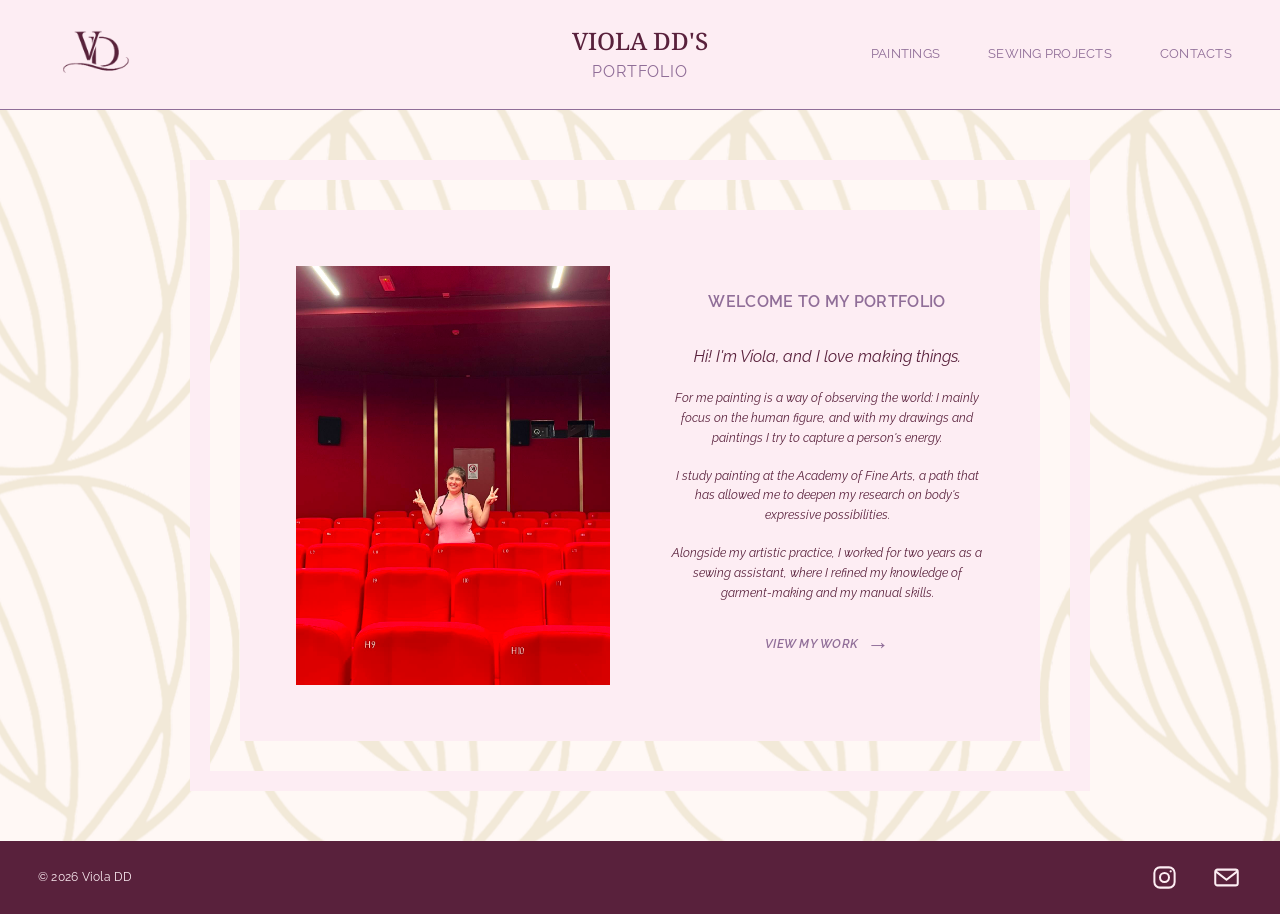
<file: index.html>
<!DOCTYPE html>
<html lang="en">

<head>
    <meta charset="UTF-8">
    <meta name="viewport" content="width=device-width, initial-scale=1.0">

    <meta
        name="description"
        content="Viola DD's portfolio featuring paintings and sewing projects."
    >

    <title>Viola DD's | Portfolio</title>

    <link
        rel="icon"
        type="image/png"
        href="image/Logo sito VD.png"
    >
<link
    rel="stylesheet"
    href="https://fonts.googleapis.com/css2?family=Noto+Serif:ital,wght@0,400;0,500;1,400&display=swap"
>
<link
    rel="stylesheet"
    href="https://fonts.googleapis.com/css2?family=Raleway:ital,wght@0,400;1,400&display=swap"
>
<link
    rel="stylesheet"
    href="https://fonts.googleapis.com/css2?family=Alexandria:wght@400&display=swap"
>
    <link rel="stylesheet" href="css/base.css">
    <link rel="stylesheet" href="css/header.css">
    <link rel="stylesheet" href="css/home.css">
    <link rel="stylesheet" href="css/footer.css">

</head>

<body>

    <!-- =========================
         HEADER
    ========================== -->

    <header class="site-header">

        <a
            href="index.html"
            class="logo"
            aria-label="Go to homepage"
        >
            <img
                src="image/Logo sito VD.png"
                alt="Viola DD's"
            >
        </a>


        <a
            href="index.html"
            class="brand"
            aria-label="Go to homepage"
        >
            <h1>VIOLA DD'S</h1>
            <p>PORTFOLIO</p>
        </a>


        <nav class="main-navigation" aria-label="Main navigation">

            <a href="paintings.html">
                PAINTINGS
            </a>

            <a href="sewing-project.html">
                SEWING PROJECTS
            </a>

            <a href="contacts.html">
                CONTACTS
            </a>

        </nav>

    </header>


    <!-- =========================
         MAIN
    ========================== -->

    <main id="main-content">

        <section class="hero" aria-labelledby="welcome-title">
            <!-- FRAME 1 -->
            <div class="frame-outer">

                <!-- FRAME 2 -->
                <div class="frame-middle">

                    <!-- FRAME 3 -->
                    <div class="frame-inner">

                       <div class="intro-image-container">
                        <img
                         src="image/foto-home-page.jpg"
                            alt="Preview of Viola De Donno's creative work"
                        >
                        </div>

                        <div class="intro-content">

                            <p class="welcome">
                                WELCOME TO MY PORTFOLIO
                            </p>

                            <h2 id="welcome-title">
                                Hi! I'm Viola, and I love making things.
                            </h2>

                            <p>
                                For me painting is a way of observing the world:
                                I mainly focus on the human figure, and with my
                                drawings and paintings I try to capture a person's
                                energy.
                            </p>

                            <p>
                                I study painting at the Academy of Fine Arts,
                                a path that has allowed me to deepen my research
                                on body's expressive possibilities.
                            </p>

                            <p>
                                Alongside my artistic practice, I worked for two
                                years as a sewing assistant, where I refined my
                                knowledge of garment-making and my manual skills.
                            </p>

                            <a href="paintings.html" class="view-work">
                                <span>VIEW MY WORK</span>
                                <span aria-hidden="true">→</span>
                            </a>

                        </div>

                    </div>

                </div>

            </div>

        </section>

    </main>


    <!-- =========================
         FOOTER
    ========================== -->

    <footer class="site-footer">

        <p class="copyright">
            © 2026 Viola DD
        </p>


        <div class="social-links">

            <a
                href="https://www.instagram.com/_viodd_/"
                class="social-link"
                aria-label="Instagram"
            >
                <svg
                    viewBox="0 0 24 24"
                    aria-hidden="true"
                    focusable="false"
                >
                    <rect
                        x="3"
                        y="3"
                        width="18"
                        height="18"
                        rx="5"
                    ></rect>

                    <circle
                        cx="12"
                        cy="12"
                        r="4"
                    ></circle>

                    <circle
                        cx="17.5"
                        cy="6.5"
                        r="1"
                        class="instagram-dot"
                    ></circle>
                </svg>
            </a>


            <a
                href="mailto:violadd06@gmail.com"
                class="social-link"
                aria-label="Send an email"
            >
                <svg
                    viewBox="0 0 24 24"
                    aria-hidden="true"
                    focusable="false"
                >
                    <rect
                        x="2"
                        y="5"
                        width="20"
                        height="14"
                        rx="2"
                    ></rect>

                    <path
                        d="M3 7l9 7 9-7"
                    ></path>
                </svg>
            </a>

        </div>

    </footer>

</body>

</html>
</file>
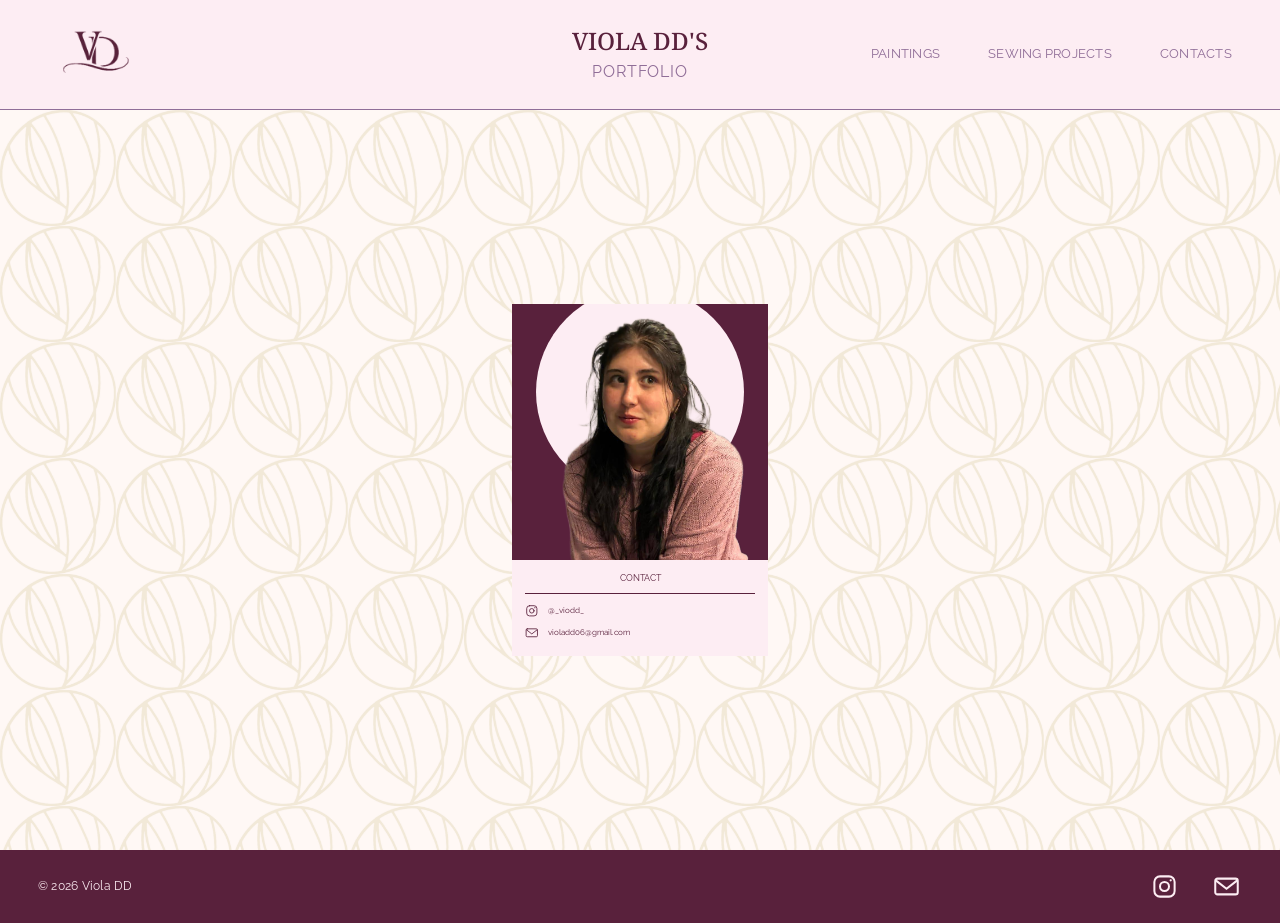
<file: contacts.html>
<!DOCTYPE html>
<html lang="en">

<head>
    <meta charset="UTF-8">
    <meta name="viewport" content="width=device-width, initial-scale=1.0">

    <meta
        name="description"
        content="Contact Viola DD about paintings and sewing projects."
    >

    <title>Contacts | Viola DD's Portfolio</title>

    <link
        rel="icon"
        type="image/png"
        href="image/Logo sito VD.png"
    >
    <link
    rel="stylesheet"
    href="https://fonts.googleapis.com/css2?family=Noto+Serif:ital,wght@0,400;0,500;1,400&display=swap"
>
<link
    rel="stylesheet"
    href="https://fonts.googleapis.com/css2?family=Raleway:ital,wght@0,400;1,400&display=swap"
>
<link
    rel="stylesheet"
    href="https://fonts.googleapis.com/css2?family=Alexandria:wght@400&display=swap"
>
    <link rel="stylesheet" href="css/base.css">
    <link rel="stylesheet" href="css/header.css">
    <link rel="stylesheet" href="css/contacts.css">
    <link rel="stylesheet" href="css/footer.css">
</head>

<body>

    <a class="skip-link" href="#main-content">
        Skip to main content
    </a>

    <header class="site-header">

        <a
            href="index.html"
            class="logo"
            aria-label="Go to homepage"
        >
            <img
                src="image/Logo sito VD.png"
                alt="Viola DD's"
            >
        </a>

        <a
            href="index.html"
            class="brand"
            aria-label="Go to homepage"
        >
            <h1>VIOLA DD'S</h1>
            <p>PORTFOLIO</p>
        </a>

        <nav class="main-navigation" aria-label="Main navigation">
            <a href="paintings.html">
                PAINTINGS
            </a>

            <a href="sewing-project.html">
                SEWING PROJECTS
            </a>

            <a href="contacts.html" aria-current="page">
                CONTACTS
            </a>
        </nav>

    </header>

    <main id="main-content" class="contacts-page">

        <section class="contact-card" aria-labelledby="contacts-title">

            <div class="contact-image-area">
                <img
                    src="image/foto-contacts.png"
                    alt="Portrait of Viola De Donno"
                    class="contact-profile-image"
                >
            </div>

            <div class="contact-content">

                <h2 id="contacts-title">
                    CONTACT
                </h2>

                <div class="contact-line"></div>

                <ul class="contact-list">
                    <li>
                        <a
                            href="https://www.instagram.com/_viodd_/"
                            class="contact-link"
                            aria-label="Instagram profile"
                        >
                            <svg viewBox="0 0 24 24" aria-hidden="true" focusable="false">
                                <rect x="3" y="3" width="18" height="18" rx="5"></rect>
                                <circle cx="12" cy="12" r="4"></circle>
                                <circle cx="17.5" cy="6.5" r="1" class="instagram-dot"></circle>
                            </svg>
                            <span>@_viodd_</span>
                        </a>
                    </li>

                    <li>
                        <a
                            href="mailto:dedonnovio@gmail.com"
                            class="contact-link"
                            aria-label="Send an email"
                        >
                            <svg viewBox="0 0 24 24" aria-hidden="true" focusable="false">
                                <rect x="2" y="5" width="20" height="14" rx="2"></rect>
                                <path d="M3 7l9 7 9-7"></path>
                            </svg>
                            <span>violadd06@gmail.com</span>
                        </a>
                    </li>
                </ul>

            </div>

        </section>

    </main>

    <!-- =========================
         FOOTER
    ========================== -->

    <footer class="site-footer">

        <p class="copyright">
            © 2026 Viola DD
        </p>


        <div class="social-links">

            <a
                href="https://www.instagram.com/_viodd_/"
                class="social-link"
                aria-label="Instagram"
            >
                <svg
                    viewBox="0 0 24 24"
                    aria-hidden="true"
                    focusable="false"
                >
                    <rect
                        x="3"
                        y="3"
                        width="18"
                        height="18"
                        rx="5"
                    ></rect>

                    <circle
                        cx="12"
                        cy="12"
                        r="4"
                    ></circle>

                    <circle
                        cx="17.5"
                        cy="6.5"
                        r="1"
                        class="instagram-dot"
                    ></circle>
                </svg>
            </a>


           <a
    href="mailto:violadd06@gmail.com"
    class="social-link"
    aria-label="Send an email"
>
    <svg
        viewBox="0 0 24 24"
        aria-hidden="true"
        focusable="false"
    >
        <rect
            x="2"
            y="5"
            width="20"
            height="14"
            rx="2"
        ></rect>

        <path d="M3 7l9 7 9-7"></path>
    </svg>
</a>
        </div>

    </footer>

</body>
</html>
</file>
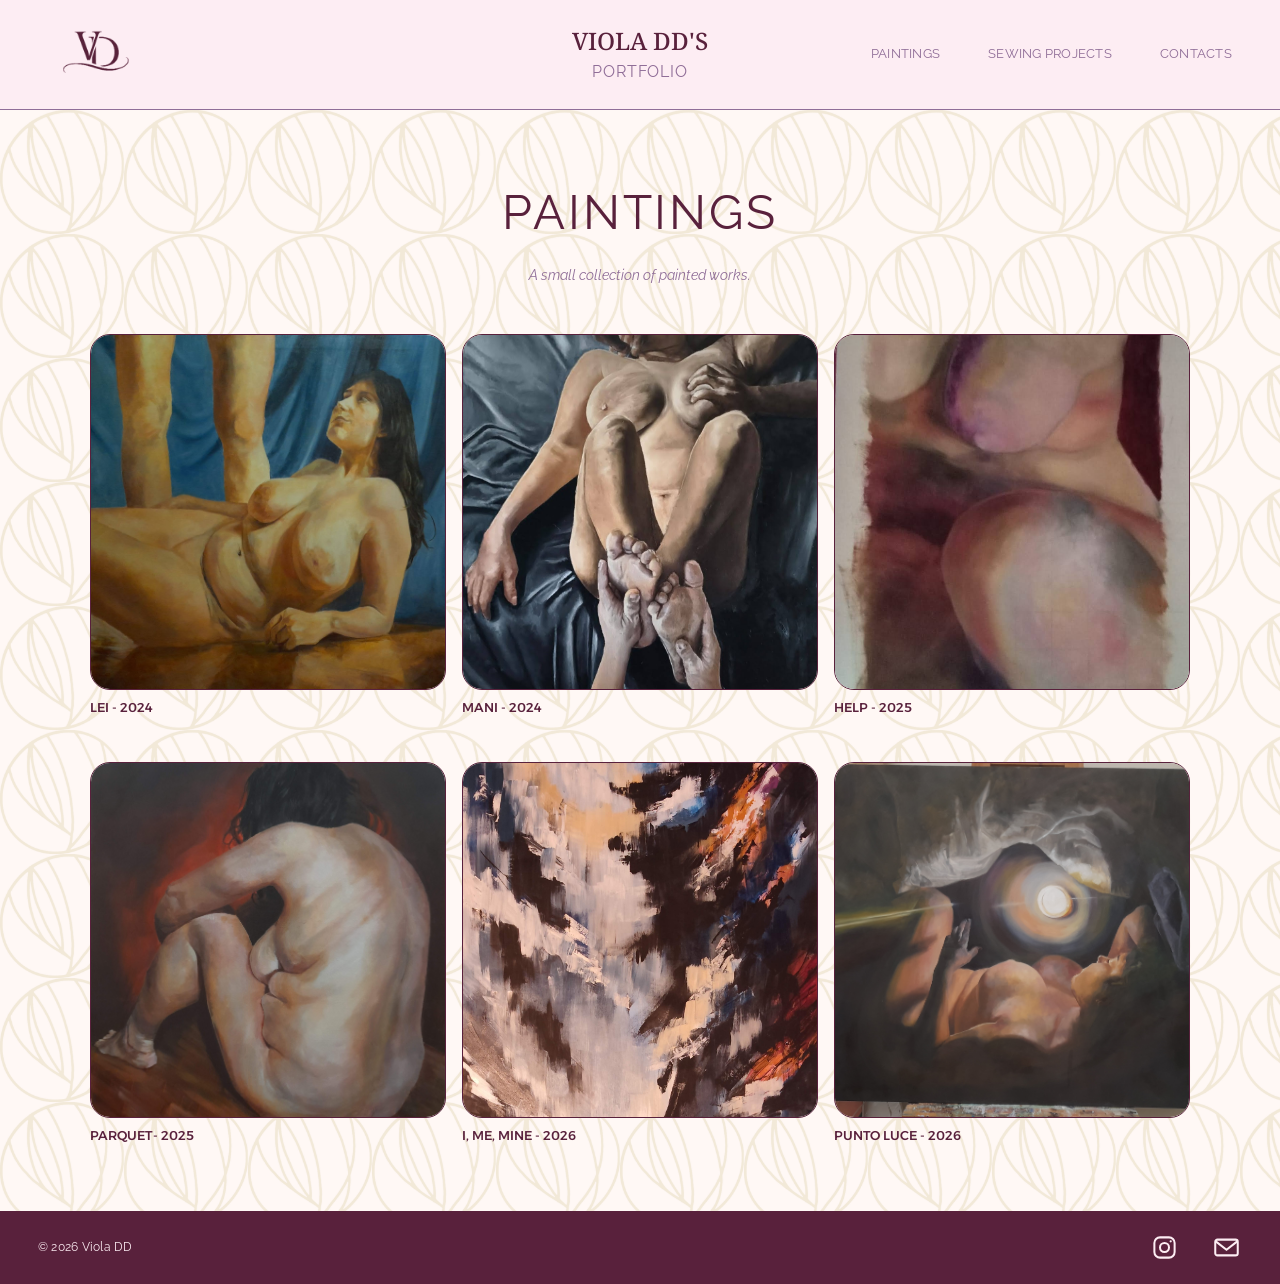
<file: paintings.html>
<!DOCTYPE html>
<html lang="en">

<head>
    <meta charset="UTF-8">
    <meta name="viewport" content="width=device-width, initial-scale=1.0">

    <meta
        name="description"
        content="Viola DD's portfolio featuring paintings and sewing projects."
    >

    <title>Viola DD's | Portfolio</title>

    <link
        rel="icon"
        type="image/png"
        href="image/Logo sito VD.png"
    >
<link
    rel="stylesheet"
    href="https://fonts.googleapis.com/css2?family=Noto+Serif:ital,wght@0,400;0,500;1,400&display=swap"
>
<link
    rel="stylesheet"
    href="https://fonts.googleapis.com/css2?family=Raleway:ital,wght@0,400;1,400&display=swap"
>
<link
    rel="stylesheet"
    href="https://fonts.googleapis.com/css2?family=Alexandria:wght@400&display=swap"
>
    <link rel="stylesheet" href="css/base.css">
    <link rel="stylesheet" href="css/header.css">
    <link rel="stylesheet" href="css/paintings.css">
    <link rel="stylesheet" href="css/footer.css">

</head>

<body>

    <!-- Skip link: utile per la navigazione da tastiera -->
    <a class="skip-link" href="#main-content">
        Skip to main content
    </a>


    <!-- =========================
         HEADER
    ========================== -->

    <header class="site-header">

        <a
            href="index.html"
            class="logo"
            aria-label="Go to homepage"
        >
            <img
                src="image/Logo sito VD.png"
                alt="Viola DD's"
            >
        </a>

        <a
            href="index.html"
            class="brand"
            aria-label="Go to homepage"
        >
            <h1>VIOLA DD'S</h1>
            <p>PORTFOLIO</p>
        </a>


        <nav class="main-navigation" aria-label="Main navigation">

            <a href="paintings.html">
                PAINTINGS
            </a>

            <a href="sewing-project.html">
                SEWING PROJECTS
            </a>

            <a href="contacts.html">
                CONTACTS
            </a>

        </nav>

    </header>


    <!-- =========================
        MAIN
    ========================== -->

    <main id="main-content" class="paintings-page">

        <section class="paintings-intro" aria-labelledby="paintings-title">

            <h2 id="paintings-title">Paintings</h2>

            <p>
                A small collection of painted works.
            </p>

        </section>


        <section class="paintings-grid" aria-label="Painting gallery">

            <article class="painting-card">

                <a href="portfolio/painting-Lei.html" class="painting-link">

                    <img
                        src="image/dipinti/Lei.jpg"
                        alt="Painting titled Lei, created in 2024"
                    >

                    <div class="painting-info">
                        <h3> LEI - 2024</h3>
                        
                    </div>

                </a>

            </article>


            <article class="painting-card">

                <a href="portfolio/painting-mani.html" class="painting-link">

                    <img
                        src="image/dipinti/mani.jpg"
                        alt="Painting titled Mari, created in 2024"
                    >

                    <div class="painting-info">
                        <h3> MANI - 2024</h3>
                        
                    </div>

                </a>

            </article>


            <article class="painting-card">

                <a href="portfolio/painting-help.html" class="painting-link">

                    <img
                        src="image/dipinti/help.jpg"
                        alt="Painting titled Help, created in 2025"
                    >

                    <div class="painting-info">
                        <h3> HELP - 2025</h3>
                        
                    </div>

                </a>

            </article>


            <article class="painting-card">

                <a href="portfolio/painting-parquet1.html" class="painting-link">

                    <img
                        src="image/dipinti/parquet1.jpg"
                        alt="Painting titled Porquet, created in 2025"
                    >

                    <div class="painting-info">
                        <h3> PARQUET- 2025</h3>
                        
                    </div>

                </a>

            </article>


            <article class="painting-card">

                <a href="portfolio/painting-I-me_mine.html" class="painting-link">

                    <img
                        src="image/dipinti/I-me-mine.jpg"
                        alt="Painting titled I,me,mine, created in 2026"
                    >

                    <div class="painting-info">
                        <h3> I, ME, MINE - 2026</h3>
                        
                    </div>

                </a>

            </article>


            <article class="painting-card">

                <a href="portfolio/painting-punto-luce.html" class="painting-link">

                    <img
                        src="image/dipinti/punto_luce.jpg"
                        alt="Painting titled Punto Luce, created in 2026"
                    >

                    <div class="painting-info">
                        <h3> PUNTO LUCE - 2026</h3>
                        
                    </div>

                </a>

            </article>

        </section>

    </main>

    <!-- =========================
         FOOTER
    ========================== -->

    <footer class="site-footer">

        <p class="copyright">
            © 2026 Viola DD
        </p>


        <div class="social-links">

            <a
                href="https://www.instagram.com/_viodd_/"
                class="social-link"
                aria-label="Instagram"
            >
                <svg
                    viewBox="0 0 24 24"
                    aria-hidden="true"
                    focusable="false"
                >
                    <rect
                        x="3"
                        y="3"
                        width="18"
                        height="18"
                        rx="5"
                    ></rect>

                    <circle
                        cx="12"
                        cy="12"
                        r="4"
                    ></circle>

                    <circle
                        cx="17.5"
                        cy="6.5"
                        r="1"
                        class="instagram-dot"
                    ></circle>
                </svg>
            </a>


            <a
                href="mailto:violadd06@gmail.com"
                class="social-link"
                aria-label="Send an email"
            >
                <svg
                    viewBox="0 0 24 24"
                    aria-hidden="true"
                    focusable="false"
                >
                    <rect
                        x="2"
                        y="5"
                        width="20"
                        height="14"
                        rx="2"
                    ></rect>

                    <path
                        d="M3 7l9 7 9-7"
                    ></path>
                </svg>
            </a>

        </div>

    </footer>

</body>

</html>
</file>
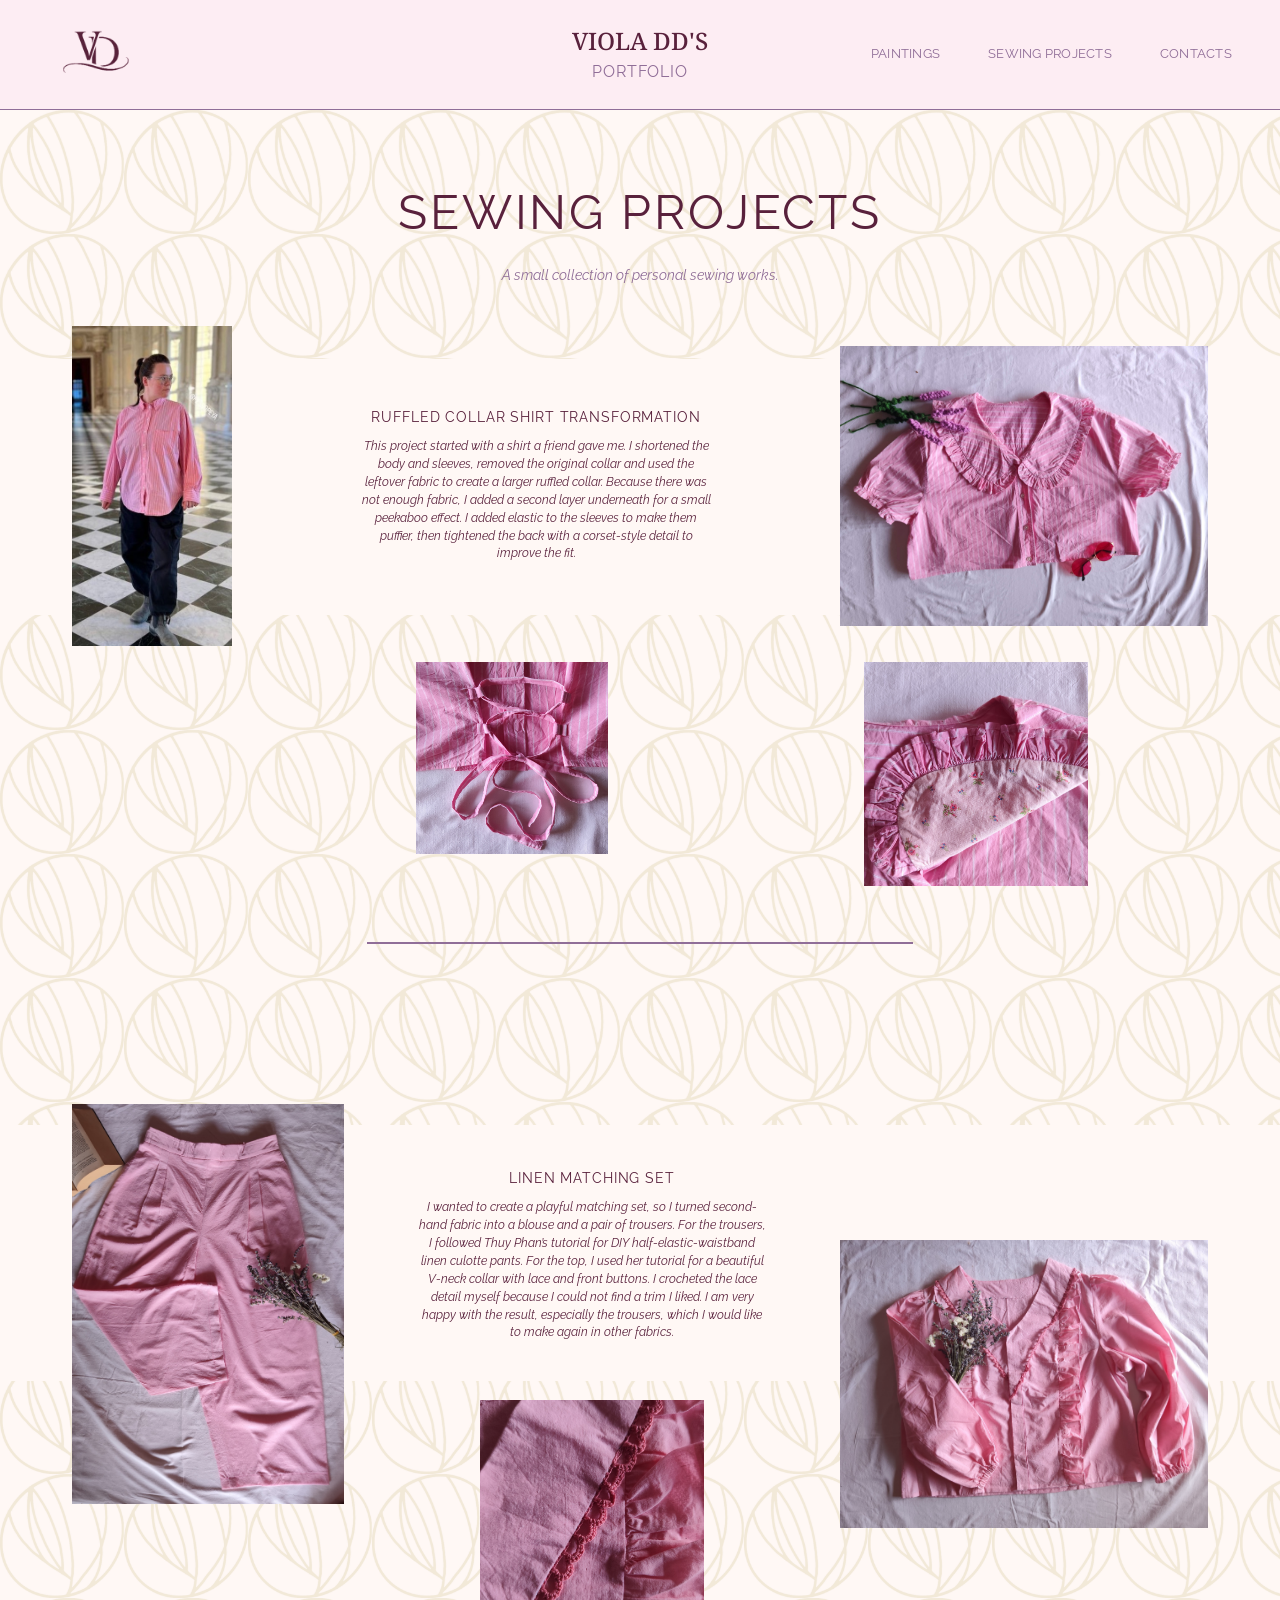
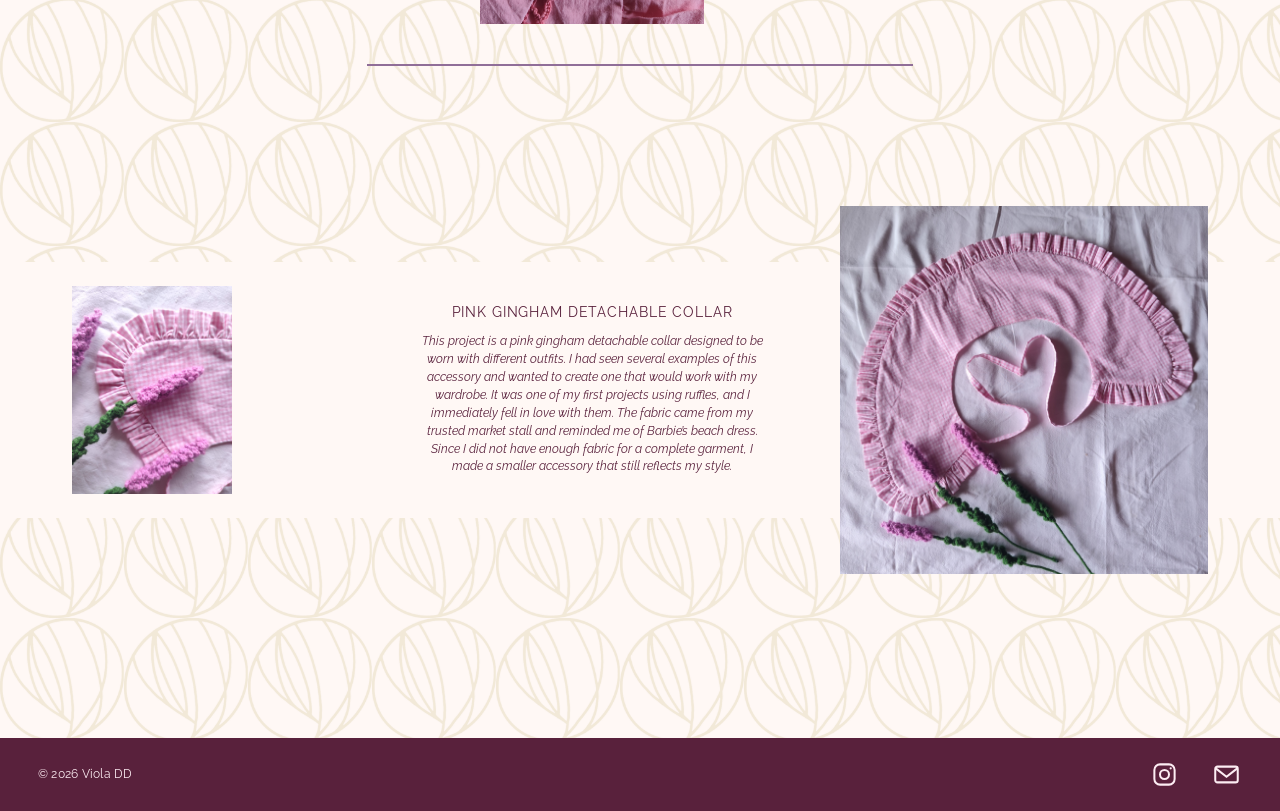
<file: sewing-project.html>
<!DOCTYPE html>
<html lang="en">
<head>
    <meta charset="UTF-8">
    <meta name="viewport" content="width=device-width, initial-scale=1.0">

    <meta
        name="description"
        content="A collection of handmade sewing projects by Viola DD."
    >

    <title>Sewing Project | Viola DD's Portfolio</title>

    <link
        rel="icon"
        type="image/png"
        href="image/Logo sito VD.png"
    >
<link
    rel="stylesheet"
    href="https://fonts.googleapis.com/css2?family=Noto+Serif:ital,wght@0,400;0,500;1,400&display=swap"
>
<link
    rel="stylesheet"
    href="https://fonts.googleapis.com/css2?family=Raleway:ital,wght@0,400;1,400&display=swap"
>
<link
    rel="stylesheet"
    href="https://fonts.googleapis.com/css2?family=Alexandria:wght@400&display=swap"
>
    <link rel="stylesheet" href="css/base.css">
    <link rel="stylesheet" href="css/header.css">
    <link rel="stylesheet" href="css/sewing-project.css">
    <link rel="stylesheet" href="css/footer.css">
</head>

<body>
    <a class="skip-link" href="#main-content">
        Skip to main content
    </a>

    <header class="site-header">
        <a
            href="index.html"
            class="logo"
            aria-label="Go to homepage"
        >
            <img
                src="image/Logo sito VD.png"
                alt="ViolA DD's"
            >
        </a>

        <a
            href="index.html"
            class="brand"
            aria-label="Go to homepage"
        >
            <h1>VIOLA DD'S</h1>
            <p>PORTFOLIO</p>
        </a>

        <nav class="main-navigation" aria-label="Main navigation">
            <a href="paintings.html">PAINTINGS</a>
            <a href="sewing-project.html" aria-current="page">SEWING PROJECTS</a>
            <a href="contacts.html">CONTACTS</a>
        </nav>
    </header>

    <main id="main-content" class="sewing-page">
        <section class="sewing-intro" aria-labelledby="sewing-title">
            <h2 id="sewing-title">
                Sewing Projects
            </h2>

            <p>
                A small collection of personal sewing works.
            </p>
        </section>

        <section class="sewing-project" aria-label="Sewing project gallery">

            <!-- PRIMO PROGETTO: CAMICIA -->
            <article class="sewing-section sewing-section-shirt">
                <figure class="sewing-figure sewing-figure-before">
                    <img
                        src="image/sewing projects/camicia-prima.jpeg"
                        alt="Original shirt before reconstruction"
                    >
                </figure>

                <div class="sewing-copy sewing-copy-shirt">
                    <h3 class="sewing-project-title">
                        Ruffled Collar Shirt Transformation
                    </h3>

                    <p>
                        This project started with a shirt a friend gave me. I shortened
                        the body and sleeves, removed the original collar and used the
                        leftover fabric to create a larger ruffled collar. Because there
                        was not enough fabric, I added a second layer underneath for a
                        small peekaboo effect. I added elastic to the sleeves to make
                        them puffier, then tightened the back with a corset-style detail
                        to improve the fit.
                    </p>
                </div>

                <figure class="sewing-figure sewing-figure-shirt">
                    <img
                        src="image/sewing projects/camicia2.jpg"
                        alt="Pink reconstructed shirt with a ruffled collar"
                    >
                </figure>

                <figure class="sewing-figure sewing-figure-collar">
                    <img
                        src="image/sewing projects/dettaglio-camicia2-2.jpg"
                        alt="Close-up of the ruffled collar"
                    >
                </figure>

                <figure class="sewing-figure sewing-figure-lace">
                    <img
                        src="image/sewing projects/dettaglio-camicia2.jpg"
                        alt="Close-up of the shirt detail and fabric ties"
                    >
                </figure>
            </article>

            <div class="sewing-divider" aria-hidden="true"></div>

            <!-- SECONDO PROGETTO: COMPLETO IN LINO -->
            <article class="sewing-section sewing-section-set">
                <figure class="sewing-figure sewing-figure-pants">
                    <img
                        src="image/sewing projects/pantalone.jpg"
                        alt="Pink handmade pair of trousers"
                    >
                </figure>

                <div class="sewing-copy sewing-copy-set">
                    <h3 class="sewing-project-title">
                        Linen Matching Set
                    </h3>

                    <p>
                        I wanted to create a playful matching set, so I turned second-hand
                        fabric into a blouse and a pair of trousers. For the trousers, I
                        followed Thuy Phan’s tutorial for DIY half-elastic-waistband linen
                        culotte pants. For the top, I used her tutorial for a beautiful
                        V-neck collar with lace and front buttons. I crocheted the lace
                        detail myself because I could not find a trim I liked. I am very
                        happy with the result, especially the trousers, which I would
                        like to make again in other fabrics.
                    </p>
                </div>

                <figure class="sewing-figure sewing-figure-blouse">
                    <img
                        src="image/sewing projects/camicetta.jpg"
                        alt="Pink handmade blouse from the matching set"
                    >
                </figure>

                <figure class="sewing-figure sewing-figure-detail">
                    <img
                        src="image/sewing projects/dettagliocamicia.jpg"
                        alt="Close-up of the handmade lace detail"
                    >
                </figure>
            </article>

            <div class="sewing-divider" aria-hidden="true"></div>

            <!-- TERZO PROGETTO: COLLETTO -->
            <article class="sewing-section sewing-section-collar">
                <figure class="sewing-figure sewing-figure-small-collar">
                    <img
                        src="image/sewing projects/dettaglio-colletto.jpg"
                        alt="Pink gingham detachable collar"
                    >
                </figure>

                <div class="sewing-copy sewing-copy-collar">
                    <h3 class="sewing-project-title">
                        Pink Gingham Detachable Collar
                    </h3>

                    <p>
                        This project is a pink gingham detachable collar designed to be
                        worn with different outfits. I had seen several examples of this
                        accessory and wanted to create one that would work with my wardrobe.
                        It was one of my first projects using ruffles, and I immediately
                        fell in love with them. The fabric came from my trusted market stall
                        and reminded me of Barbie’s beach dress. Since I did not have enough
                        fabric for a complete garment, I made a smaller accessory that still
                        reflects my style.
                    </p>
                </div>

                <figure class="sewing-figure sewing-figure-final-collar">
                    <img
                        src="image/sewing projects/colletto.jpg"
                        alt="Close-up of the pink gingham collar and ruffles"
                    >
                </figure>
            </article>

        </section>
    </main>

    <!-- =========================
         FOOTER
    ========================== -->

    <footer class="site-footer">
        <p class="copyright">
            © 2026 Viola DD
        </p>

        <div class="social-links">
            <a
                href="https://www.instagram.com/_viodd_/"
                class="social-link"
                aria-label="Instagram"
            >
                <svg
                    viewBox="0 0 24 24"
                    aria-hidden="true"
                    focusable="false"
                >
                    <rect
                        x="3"
                        y="3"
                        width="18"
                        height="18"
                        rx="5"
                    ></rect>

                    <circle
                        cx="12"
                        cy="12"
                        r="4"
                    ></circle>

                    <circle
                        cx="17.5"
                        cy="6.5"
                        r="1"
                        class="instagram-dot"
                    ></circle>
                </svg>
            </a>

            <a
                href="mailto:violadd06@gmail.com"
                class="social-link"
                aria-label="Send an email"
            >
                <svg
                    viewBox="0 0 24 24"
                    aria-hidden="true"
                    focusable="false"
                >
                    <rect
                        x="2"
                        y="5"
                        width="20"
                        height="14"
                        rx="2"
                    ></rect>

                    <path d="M3 7l9 7 9-7"></path>
                </svg>
            </a>
        </div>
    </footer>
</body>
</html>
</file>
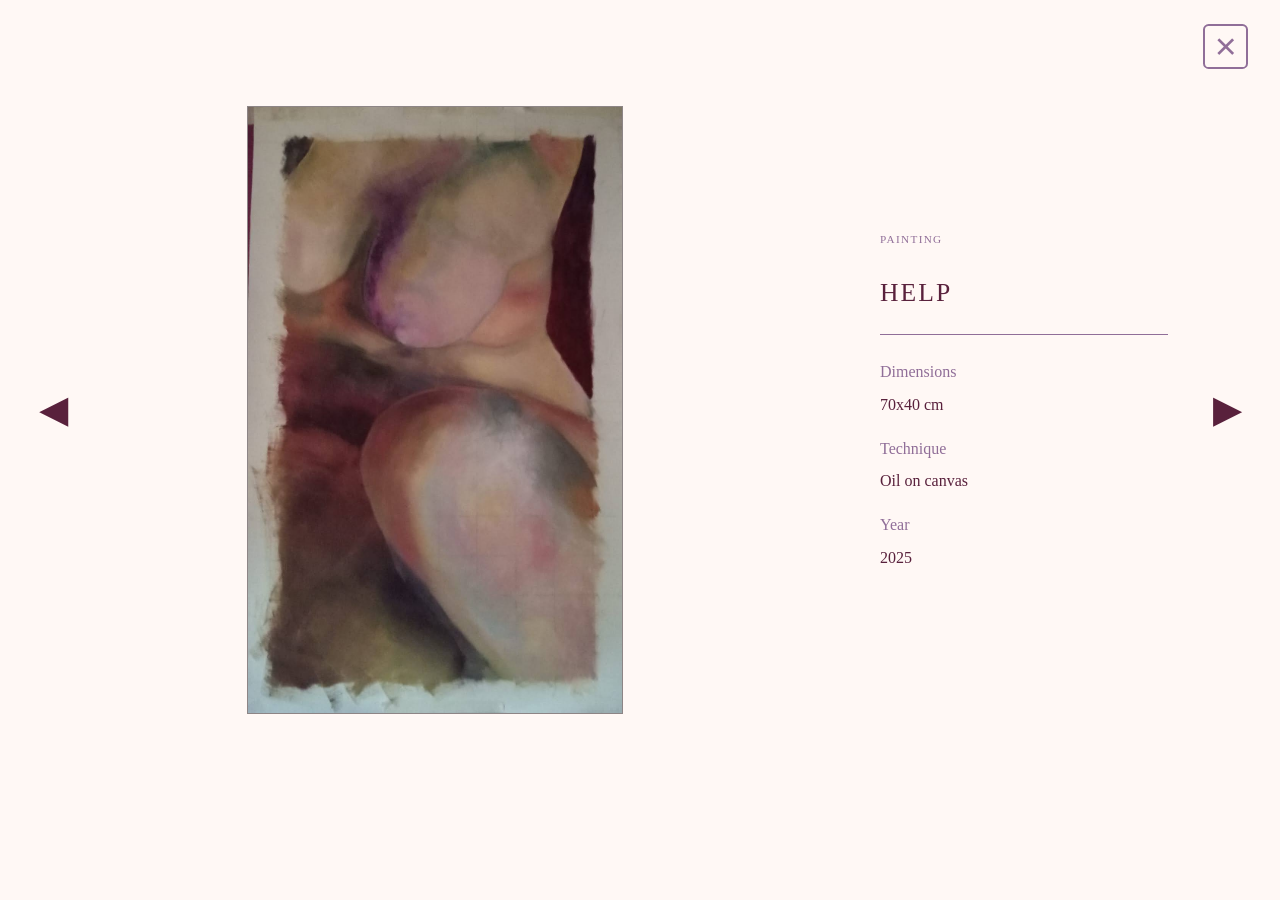
<file: portfolio/painting-help.html>
<!DOCTYPE html>
<html lang="en">

<head>
    <meta charset="UTF-8">
    <meta name="viewport" content="width=device-width, initial-scale=1.0">

    <meta
        name="description"
        content="Mari, a painting by Viola De Donno created in 2024."
    >

    <title>Mari | Viola De Donno's Portfolio</title>

    <link
        rel="icon"
        type="image/png"
        href="image/Logo sito VD.png"
    >

    <link rel="stylesheet" href="../css/base.css">
    <link rel="stylesheet" href="../css/header.css">
    <link rel="stylesheet" href="../css/painting-detail.css">
    <link rel="stylesheet" href="../css/footer.css">
</head>

<body>

    <a class="skip-link" href="#main-content">
        Skip to main content
    </a>


 

    <a
        href="../paintings.html"
        class="detail-close-button"
        aria-label="Torna alla galleria dei dipinti"
    >
        <span aria-hidden="true">×</span>
    </a>
    
    <!-- =========================
         CONTENUTO PRINCIPALE
    ========================== -->
    <main id="main-content" class="painting-detail-page">

        <!-- Dipinto precedente: Lei -->
        <a
            href="painting-mani.html"
            class="gallery-arrow gallery-arrow-previous"
            aria-label="View previous painting: Lei"
        >
            <span aria-hidden="true">◀</span>
        </a>


        <section class="painting-detail" aria-labelledby="painting-title">

            <div class="painting-image-container">

                <img
                    src="../image/dipinti/help.jpg"
                    alt="Mari, a painting by Viola De Donno"
                    class="painting-detail-image"
                >

            </div>


            <div class="painting-details">

                <p class="painting-label">
                    Painting
                </p>

                <h1 id="painting-title">
                    HELP
                </h1>

                <div class="painting-separator"></div>

                <dl class="painting-data">

                    <div class="painting-data-row">
                        <dt>Dimensions</dt>
                        <dd>70x40 cm</dd>
                    </div>

                    <div class="painting-data-row">
                        <dt>Technique</dt>
                        <dd>Oil on canvas</dd>
                    </div>

                    <div class="painting-data-row">
                        <dt>Year</dt>
                        <dd>2025</dd>
                    </div>

                </dl>

            </div>

        </section>


        <!-- Dipinto successivo: Help -->
        <a
            href="painting-parquet1.html"
            class="gallery-arrow gallery-arrow-next"
            aria-label="View next painting: Help"
        >
            <span aria-hidden="true">▶</span>
        </a>

    </main>

</body>
</html>
</file>
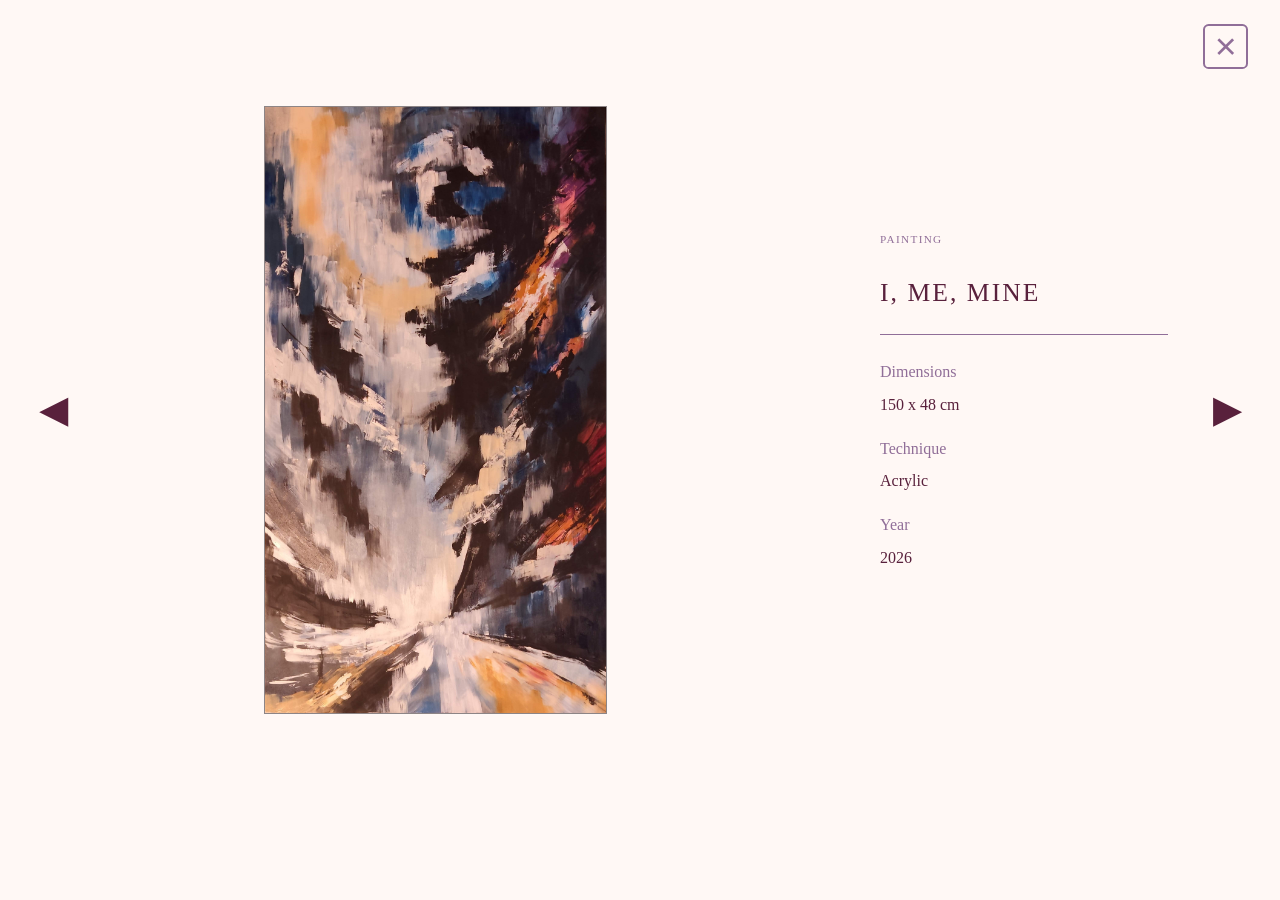
<file: portfolio/painting-I-me_mine.html>
<!DOCTYPE html>
<html lang="en">

<head>
    <meta charset="UTF-8">
    <meta name="viewport" content="width=device-width, initial-scale=1.0">

    <meta
        name="description"
        content="Mari, a painting by Viola De Donno created in 2024."
    >

    <title>Mari | Viola De Donno's Portfolio</title>
    
    <link
        rel="icon"
        type="image/png"
        href="image/Logo sito VD.png"
    >

    <link rel="stylesheet" href="../css/base.css">
    <link rel="stylesheet" href="../css/header.css">
    <link rel="stylesheet" href="../css/painting-detail.css">
    <link rel="stylesheet" href="../css/footer.css">
</head>

<body>

    <a class="skip-link" href="#main-content">
        Skip to main content
    </a>


   

    <a
        href="../paintings.html"
        class="detail-close-button"
        aria-label="Torna alla galleria dei dipinti"
    >
        <span aria-hidden="true">×</span>
    </a>
    
    <!-- =========================
         CONTENUTO PRINCIPALE
    ========================== -->
    <main id="main-content" class="painting-detail-page">

        <!-- Dipinto precedente: Lei -->
        <a
            href="painting-parquet1.html"
            class="gallery-arrow gallery-arrow-previous"
            aria-label="View previous painting: Lei"
        >
            <span aria-hidden="true">◀</span>
        </a>


        <section class="painting-detail" aria-labelledby="painting-title">

            <div class="painting-image-container">

                <img
                    src="../image/dipinti/I-me-mine.jpg"
                    alt="Mari, a painting by Viola De Donno"
                    class="painting-detail-image"
                >

            </div>


            <div class="painting-details">

                <p class="painting-label">
                    Painting
                </p>

                <h1 id="painting-title">
                    I, ME, MINE
                </h1>

                <div class="painting-separator"></div>

                <dl class="painting-data">

                    <div class="painting-data-row">
                        <dt>Dimensions</dt>
                        <dd>150 x 48 cm</dd>
                    </div>

                    <div class="painting-data-row">
                        <dt>Technique</dt>
                        <dd>Acrylic</dd>
                    </div>

                    <div class="painting-data-row">
                        <dt>Year</dt>
                        <dd>2026</dd>
                    </div>

                </dl>

            </div>

        </section>


        <!-- Dipinto successivo: Help -->
        <a
            href="painting-punto-luce.html"
            class="gallery-arrow gallery-arrow-next"
            aria-label="View next painting: Help"
        >
            <span aria-hidden="true">▶</span>
        </a>

    </main>

</body>
</html>
</file>
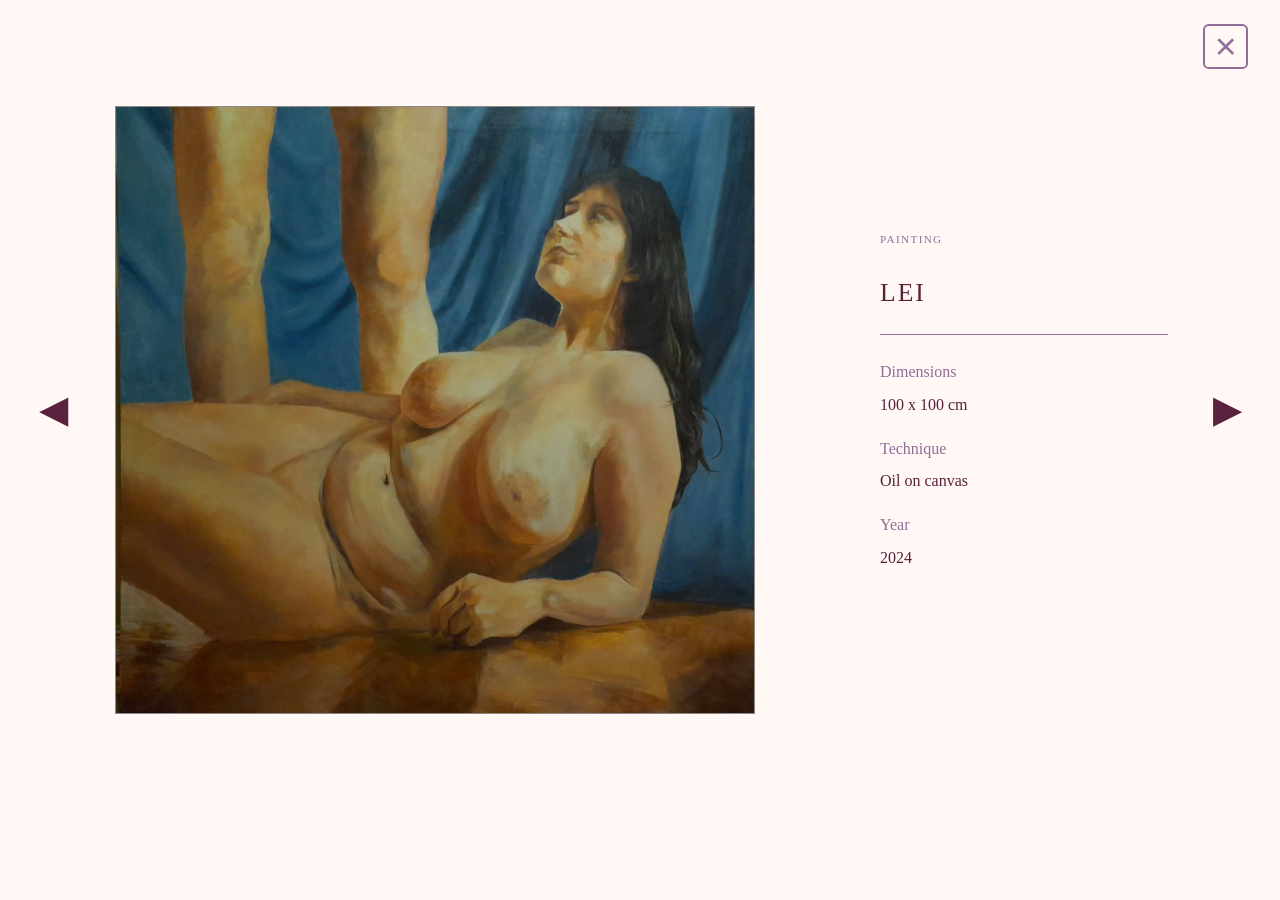
<file: portfolio/painting-Lei.html>
<!DOCTYPE html>
<html lang="en">

<head>
    <meta charset="UTF-8">
    <meta name="viewport" content="width=device-width, initial-scale=1.0">

    <meta
        name="description"
        content="Lei, a painting by Viola De Donno created in 2024."
    >

    <title>Lei | Viola De Donno's Portfolio</title>

    <link
        rel="icon"
        type="image/png"
        href="image/Logo sito VD.png"
    >

    <link rel="stylesheet" href="../css/base.css">
    <link rel="stylesheet" href="../css/header.css">
    <link rel="stylesheet" href="../css/painting-detail.css">
    <link rel="stylesheet" href="../css/footer.css">
</head>

<body>

  
    <a
        href="../paintings.html"
        class="detail-close-button"
        aria-label="Torna alla galleria dei dipinti"
    >
        <span aria-hidden="true">×</span>
    </a>
    
    <!-- =========================
         CONTENUTO PRINCIPALE
    ========================== -->
    <main id="main-content" class="painting-detail-page">

        <!-- Freccia sinistra: essendo Lei il primo dipinto,
             per ora torna alla galleria.
             Se vuoi uno scorrimento circolare, cambiala con:
             href="painting-punto-luce-2026.html" -->
        <a
            href="painting-punto-luce.html"
            class="gallery-arrow gallery-arrow-previous"
            aria-label="Back to painting gallery"
        >
            <span aria-hidden="true">◀</span>
        </a>


        <section class="painting-detail" aria-labelledby="painting-title">

            <!-- Immagine del dipinto -->
            <div class="painting-image-container">

                <img
                    src="../image/dipinti/Lei.jpg"
                    alt="Lei, a painting by Viola De Donno"
                    class="painting-detail-image"
                >

            </div>


            <!-- Informazioni modificabili -->
            <div class="painting-details">

                <p class="painting-label">
                    Painting
                </p>

                <h1 id="painting-title">
                    LEI
                </h1>

                <div class="painting-separator"></div>

                <dl class="painting-data">

                    <div class="painting-data-row">
                        <dt>Dimensions</dt>
                        <dd> 100 x 100 cm</dd>
                    </div>

                    <div class="painting-data-row">
                        <dt>Technique</dt>
                        <dd>Oil on canvas</dd>
                    </div>

                    <div class="painting-data-row">
                        <dt>Year</dt>
                        <dd>2024</dd>
                    </div>

                    <!-- Se vuoi aggiungere altre informazioni,
                         copia questo blocco:

                    <div class="painting-data-row">
                        <dt>Campo</dt>
                        <dd>Valore</dd>
                    </div>
                    -->

                </dl>

            </div>

        </section>


        <!-- Freccia destra: porta al dipinto successivo -->
        <a
            href="painting-mani.html"
            class="gallery-arrow gallery-arrow-next"
            aria-label="View next painting: Mari"
        >
            <span aria-hidden="true">▶</span>
        </a>

    </main>

</body>
</html>
</file>
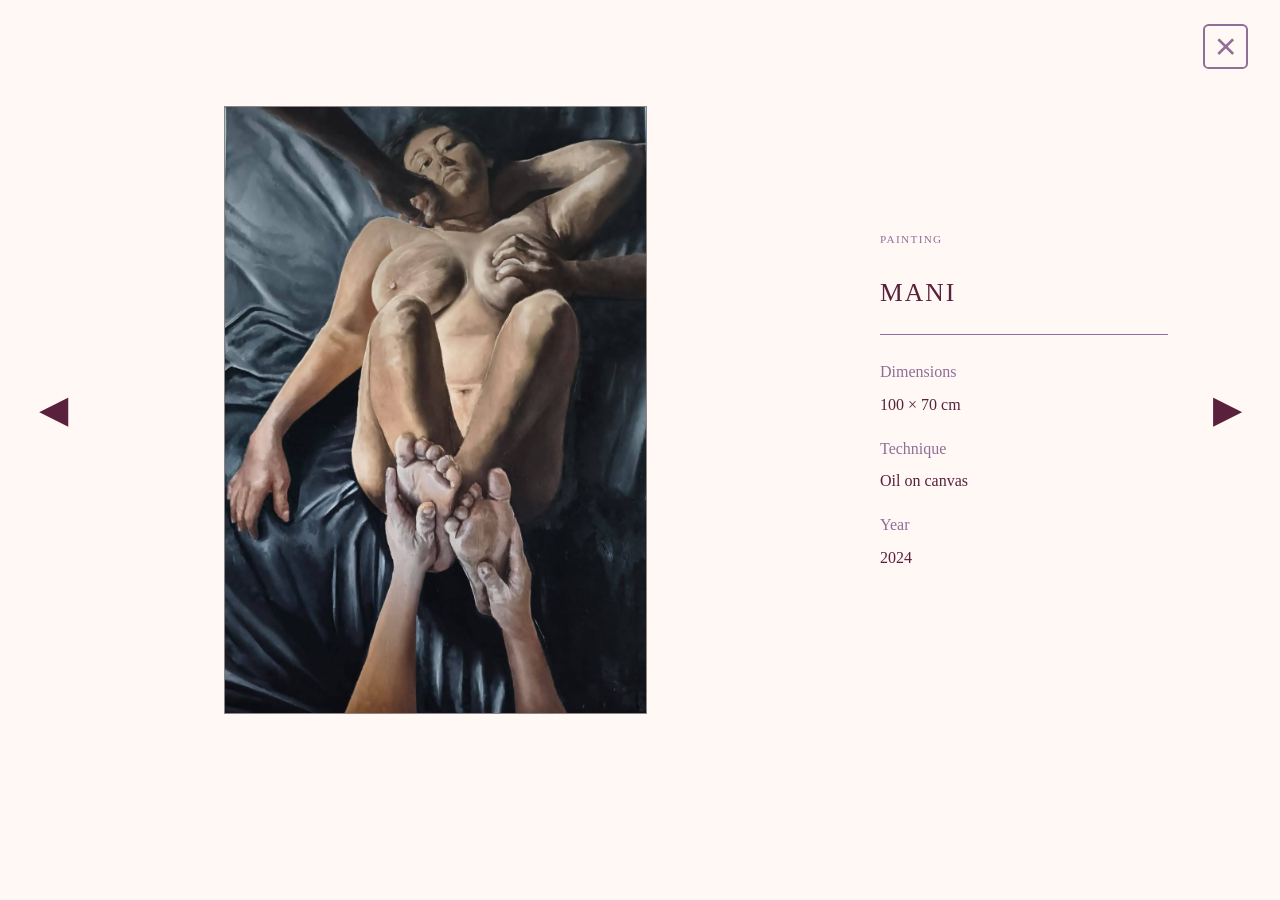
<file: portfolio/painting-mani.html>
<!DOCTYPE html>
<html lang="en">

<head>
    <meta charset="UTF-8">
    <meta name="viewport" content="width=device-width, initial-scale=1.0">

    <meta
        name="description"
        content="Mari, a painting by Viola De Donno created in 2024."
    >

    <title>Mari | Viola De Donno's Portfolio</title>
    
    <link
        rel="icon"
        type="image/png"
        href="image/Logo sito VD.png"
    >

    <link rel="stylesheet" href="../css/base.css">
    <link rel="stylesheet" href="../css/header.css">
    <link rel="stylesheet" href="../css/painting-detail.css">
    <link rel="stylesheet" href="../css/footer.css">
</head>

<body>

    <a class="skip-link" href="#main-content">
        Skip to main content
    </a>


   
    <a
        href="../paintings.html"
        class="detail-close-button"
        aria-label="Torna alla galleria dei dipinti"
    >
        <span aria-hidden="true">×</span>
    </a>
    
    <!-- =========================
         CONTENUTO PRINCIPALE
    ========================== -->
    <main id="main-content" class="painting-detail-page">

        <!-- Dipinto precedente: Lei -->
        <a
            href="painting-Lei.html"
            class="gallery-arrow gallery-arrow-previous"
            aria-label="View previous painting: Lei"
        >
            <span aria-hidden="true">◀</span>
        </a>


        <section class="painting-detail" aria-labelledby="painting-title">

            <div class="painting-image-container">

                <img
                    src="../image/dipinti/mani.jpg"
                    alt="Mari, a painting by Viola De Donno"
                    class="painting-detail-image"
                >

            </div>


            <div class="painting-details">

                <p class="painting-label">
                    Painting
                </p>

                <h1 id="painting-title">
                    MANI
                </h1>

                <div class="painting-separator"></div>

                <dl class="painting-data">

                    <div class="painting-data-row">
                        <dt>Dimensions</dt>
                        <dd>100 × 70 cm</dd>
                    </div>

                    <div class="painting-data-row">
                        <dt>Technique</dt>
                        <dd>Oil on canvas</dd>
                    </div>

                    <div class="painting-data-row">
                        <dt>Year</dt>
                        <dd>2024</dd>
                    </div>

                </dl>

            </div>

        </section>


        <!-- Dipinto successivo: Help -->
        <a
            href="painting-help.html"
            class="gallery-arrow gallery-arrow-next"
            aria-label="View next painting: Help"
        >
            <span aria-hidden="true">▶</span>
        </a>

    </main>

</body>
</html>
</file>
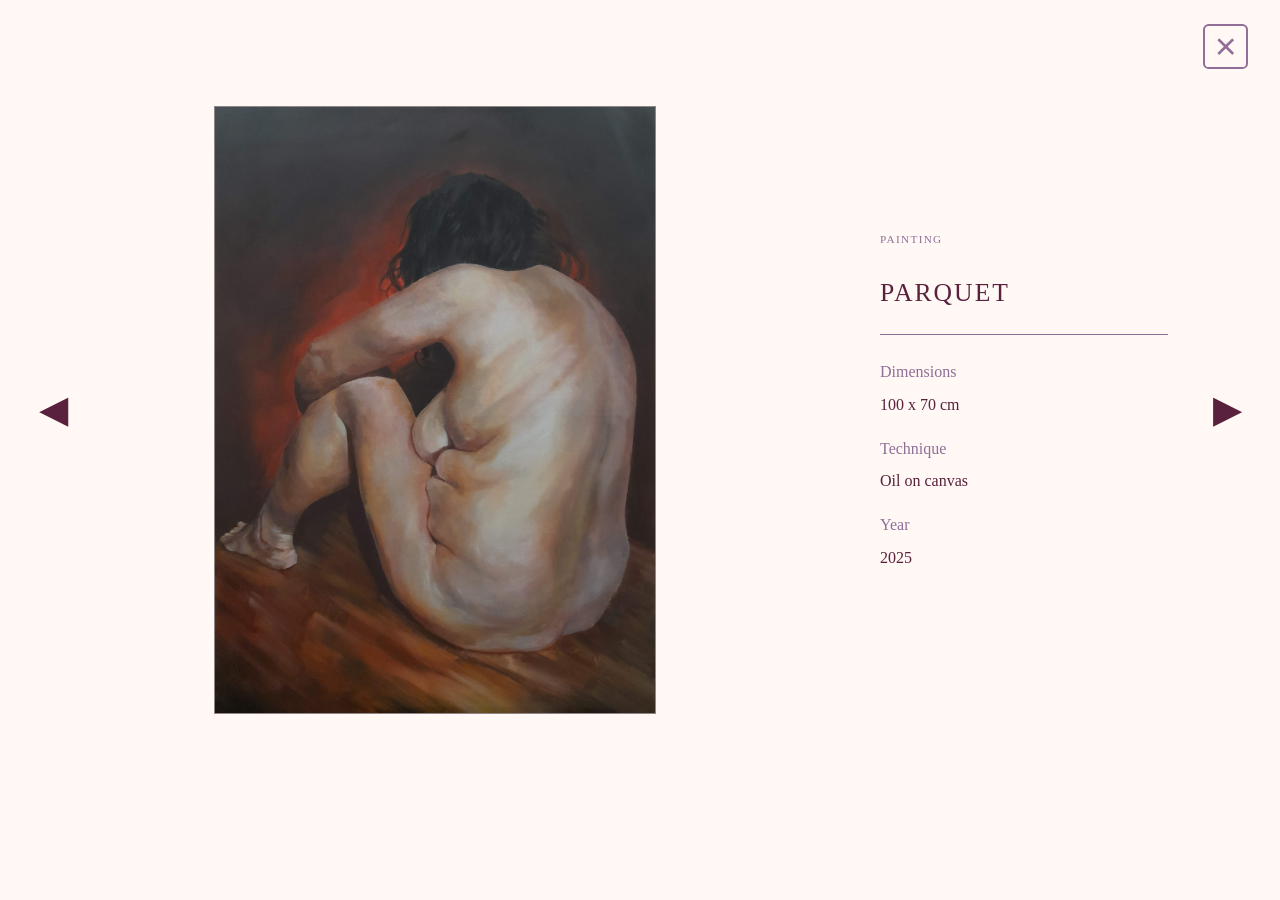
<file: portfolio/painting-parquet1.html>
<!DOCTYPE html>
<html lang="en">

<head>
    <meta charset="UTF-8">
    <meta name="viewport" content="width=device-width, initial-scale=1.0">

    <meta
        name="description"
        content="Mari, a painting by Viola De Donno created in 2024."
    >

    <title>Mari | Viola De Donno's Portfolio</title>

    <link
        rel="icon"
        type="image/png"
        href="image/Logo sito VD.png"
    >

    <link rel="stylesheet" href="../css/base.css">
    <link rel="stylesheet" href="../css/header.css">
    <link rel="stylesheet" href="../css/painting-detail.css">
    <link rel="stylesheet" href="../css/footer.css">
</head>

<body>

    <a class="skip-link" href="#main-content">
        Skip to main content
    </a>


  
    <a
        href="../paintings.html"
        class="detail-close-button"
        aria-label="Torna alla galleria dei dipinti"
    >
        <span aria-hidden="true">×</span>
    </a>
    
    <!-- =========================
         CONTENUTO PRINCIPALE
    ========================== -->
    <main id="main-content" class="painting-detail-page">

        <!-- Dipinto precedente: Lei -->
        <a
            href="painting-help.html"
            class="gallery-arrow gallery-arrow-previous"
            aria-label="View previous painting: Lei"
        >
            <span aria-hidden="true">◀</span>
        </a>


        <section class="painting-detail" aria-labelledby="painting-title">

            <div class="painting-image-container">

                <img
                    src="../image/dipinti/parquet1.jpg"
                    alt="Mari, a painting by Viola De Donno"
                    class="painting-detail-image"
                >

            </div>


            <div class="painting-details">

                <p class="painting-label">
                    Painting
                </p>

                <h1 id="painting-title">
                    PARQUET 
                </h1>

                <div class="painting-separator"></div>

                <dl class="painting-data">

                    <div class="painting-data-row">
                        <dt>Dimensions</dt>
                        <dd>100 x 70 cm</dd>
                    </div>

                    <div class="painting-data-row">
                        <dt>Technique</dt>
                        <dd>Oil on canvas</dd>
                    </div>

                    <div class="painting-data-row">
                        <dt>Year</dt>
                        <dd>2025</dd>
                    </div>

                </dl>

            </div>

        </section>


        <!-- Dipinto successivo: Help -->
        <a
            href="painting-I-me_mine.html"
            class="gallery-arrow gallery-arrow-next"
            aria-label="View next painting: Help"
        >
            <span aria-hidden="true">▶</span>
        </a>

    </main>

</body>
</html>
</file>
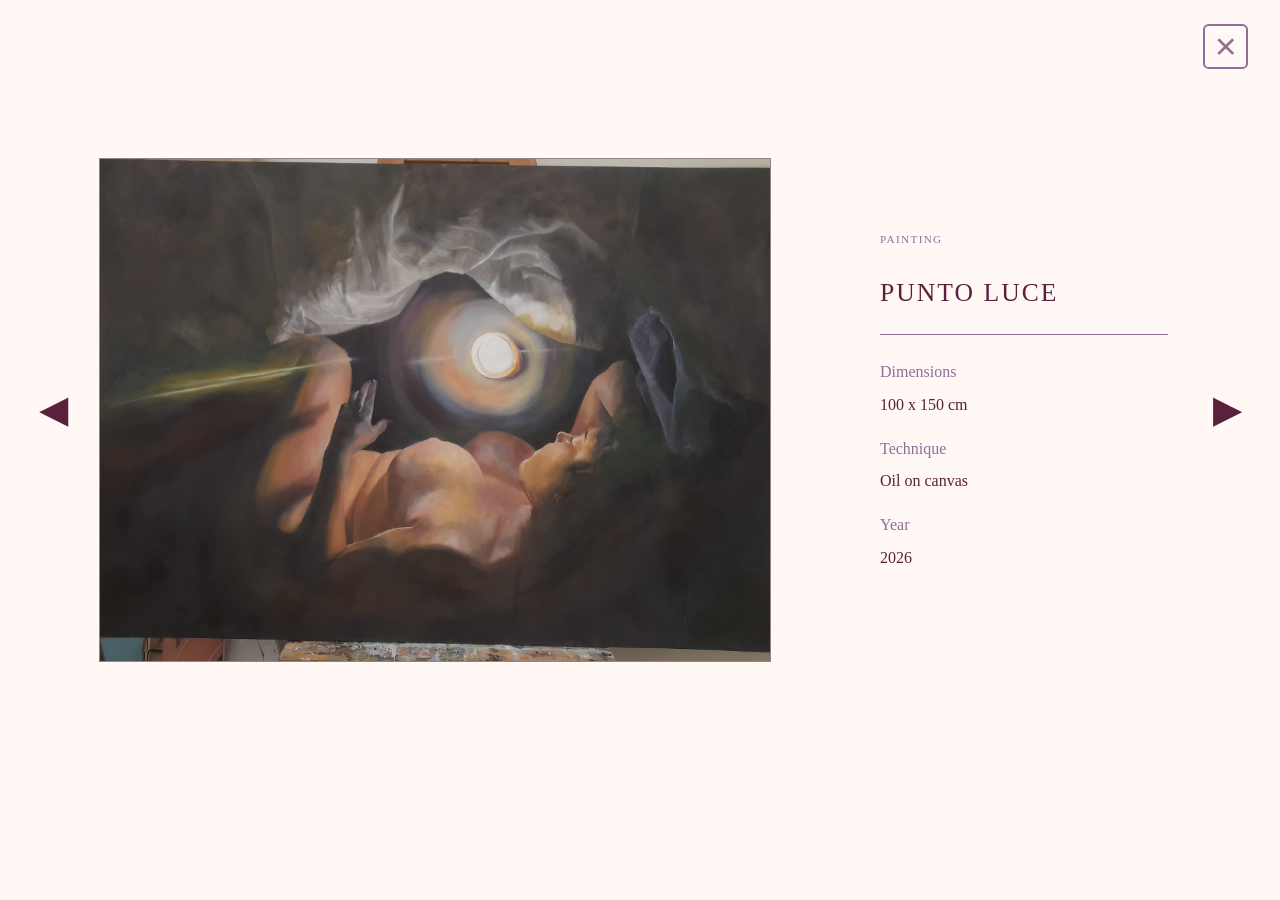
<file: portfolio/painting-punto-luce.html>
<!DOCTYPE html>
<html lang="en">

<head>
    <meta charset="UTF-8">
    <meta name="viewport" content="width=device-width, initial-scale=1.0">

    <meta
        name="description"
        content="Mari, a painting by Viola De Donno created in 2024."
    >

    <title>Mari | Viola De Donno's Portfolio</title>

    <link
        rel="icon"
        type="image/png"
        href="image/Logo sito VD.png"
    >

    <link rel="stylesheet" href="../css/base.css">
    <link rel="stylesheet" href="../css/header.css">
    <link rel="stylesheet" href="../css/painting-detail.css">
    <link rel="stylesheet" href="../css/footer.css">
</head>

<body>

    <a class="skip-link" href="#main-content">
        Skip to main content
    </a>


  

    <a
        href="../paintings.html"
        class="detail-close-button"
        aria-label="Torna alla galleria dei dipinti"
    >
        <span aria-hidden="true">×</span>
    </a>
    
    <!-- =========================
         CONTENUTO PRINCIPALE
    ========================== -->
    <main id="main-content" class="painting-detail-page">

        <!-- Dipinto precedente: Lei -->
        <a
            href="painting-I-me_mine.html"
            class="gallery-arrow gallery-arrow-previous"
            aria-label="View previous painting: Lei"
        >
            <span aria-hidden="true">◀</span>
        </a>


        <section class="painting-detail" aria-labelledby="painting-title">

            <div class="painting-image-container">

                <img
                    src="../image/dipinti/punto_luce.jpg"
                    alt="Mari, a painting by Viola De Donno"
                    class="painting-detail-image"
                >

            </div>


            <div class="painting-details">

                <p class="painting-label">
                    Painting
                </p>

                <h1 id="painting-title">
                    PUNTO LUCE
                </h1>

                <div class="painting-separator"></div>

                <dl class="painting-data">

                    <div class="painting-data-row">
                        <dt>Dimensions</dt>
                        <dd>100 x 150 cm</dd>
                    </div>

                    <div class="painting-data-row">
                        <dt>Technique</dt>
                        <dd>Oil on canvas</dd>
                    </div>

                    <div class="painting-data-row">
                        <dt>Year</dt>
                        <dd>2026</dd>
                    </div>

                </dl>

            </div>

        </section>


        <!-- Dipinto successivo: Help -->
        <a
            href="painting-Lei.html"
            class="gallery-arrow gallery-arrow-next"
            aria-label="View next painting: Help"
        >
            <span aria-hidden="true">▶</span>
        </a>

    </main>

</body>
</html>
</file>
<file: css/base.css>
/* =========================
   COLORI GLOBALI
========================= */

:root {
    --viola: #906e98;
    --scuro: #59213c;
    --rosa: #fdedf3;
    --crema: #fff8f5;
}

/* =========================================================
   RESET
========================================================= */

* {
    margin: 0;
    padding: 0;
    box-sizing: border-box;
}


html {
    scroll-behavior: smooth;
}


body {
    min-height: 100vh;

    background-color: var(--crema);

    color: var(--scuro);

    font-family:
        Arial,
        Helvetica,
        sans-serif;

    line-height: 1.6;
}


/* =========================================================
   ACCESSIBILITY
========================================================= */

/* Skip link */

.skip-link {
    position: absolute;

    top: -100px;
    left: 20px;

    z-index: 9999;

    padding: 12px 18px;

    background-color: var(--scuro);
    color: var(--rosa);

    text-decoration: none;

    font-size: 1rem;
    font-weight: 700;

    border-radius: 0 0 4px 4px;
}


.skip-link:focus {
    top: 0;
}


/* Keyboard focus */

a:focus-visible {
    outline: 3px solid var(--scuro);
    outline-offset: 4px;
}


/* =========================================================
   REDUCED MOTION
   WCAG / accessibility
========================================================= */

@media (prefers-reduced-motion: reduce) {

    html {
        scroll-behavior: auto;
    }


    *,
    *::before,
    *::after {
        transition-duration: 0.01ms !important;

        animation-duration: 0.01ms !important;

        animation-iteration-count: 1 !important;
    }
}
</file>
<file: css/header.css>
/* =========================================================
   HEADER
========================================================= */

.site-header {
    min-height: 110px;

    position: relative;

    display: flex;
    align-items: center;

    padding: 0 48px;

    background-color: var(--rosa);

    border-bottom: 1px solid var(--viola);
}

/* =========================================================
   LOGO
========================================================= */

.logo {
    display: flex;
    align-items: center;
    width: 100px;
    text-decoration: none;
}

.logo img {
    display: block;
    width: 100%;
    height: auto;
    max-height: 148px;
    object-fit: contain;
}


/* =========================================================
   BRAND
========================================================= */

.brand {
    position: absolute;
    left: 50%;
    transform: translateX(-50%);
    text-align: center;

    color: inherit;
    text-decoration: none;
}


.brand h1 {
    color: var(--scuro);

    font-family:
       "Noto Serif", Georgia, serif;

    font-size: 1.5rem;

    font-weight: 500;

    line-height: 1.3;
}


.brand p {
    margin-top: 3px;

    color: var(--viola);
   font-family: "Raleway", sans-serif;
    
    font-weight: 400;
    font-style: normal;
    letter-spacing: 0.02em;
    font-size: 1rem;

    letter-spacing: 0.05em;
}


/* =========================================================
   NAVIGATION
========================================================= */

.main-navigation {
    margin-left: auto;

    display: flex;
    align-items: center;

    gap: 48px;
}


.main-navigation a {
    color: var(--viola);
font-family: "Raleway", sans-serif;
    font-size: 0.80rem;
    font-weight: 400;
    font-style: normal;
    letter-spacing: 0.02em;
    text-decoration: none;

    

    transition:
        color 0.2s ease,
        transform 0.2s ease;
}


.main-navigation a:hover {
    color: var(--scuro);

    transform: translateY(-1px);
}


/* =========================================================
   RESPONSIVE TABLET
========================================================= */

@media (max-width: 800px) {

    .site-header {
        min-height: 120px;

        padding: 20px 30px;

        flex-wrap: wrap;
    }


    .logo {
        width: 70px;
    }


    .brand {
        position: static;

        transform: none;

        margin: 0 auto;
    }


    .main-navigation {
        width: 100%;

        margin-top: 18px;

        justify-content: center;

        gap: 30px;
    }
}


/* =========================================================
   RESPONSIVE MOBILE
========================================================= */

@media (max-width: 550px) {

    .site-header {
        flex-direction: column;

        gap: 18px;

        padding: 20px;
    }


    .logo {
        width: auto;
    }


    .brand {
        order: 1;
    }


    .logo {
        order: 0;
    }


    .main-navigation {
        order: 2;

        gap: 18px;

        flex-wrap: wrap;
    }


    .main-navigation a {
        font-size: 0.68rem;
    }
}
</file>
<file: css/home.css>
/* =========================================================
   MAIN / HERO
========================================================= */

.hero {
    min-height: 570px;

    /*
        IMPORTANTISSIMO:
        50px di spazio esterno
        intorno ai frame.
    */

    padding: 50px;

    display: flex;

    align-items: center;
    justify-content: center;

    position: relative;

    overflow: hidden;

    background-color: var(--crema);

    background-image:
        url("../image/pattern_geometrico.png");

    background-repeat: repeat;

    background-position: center;

    background-size: auto;
}


/* =========================================
   FRAME 1 — ESTERNO
========================================= */

.frame-outer {
    width: 100%;
    max-width: 900px;
    padding: 12px;
    border: 20px solid var(--rosa);
}


/* =========================================
   FRAME 2 — STRISCIA CENTRALE
========================================= */

.frame-middle {
    width: 100%;

    padding: 18px;

    background-color: transparent;
}


/* =========================================
   FRAME 3 — INTERNO
========================================= */

.frame-inner {
    width: 100%;

    min-height: 400px;

    padding: 55px;

    display: grid;

    grid-template-columns: 1fr 1fr;

    gap: 60px;

    align-items: center;

    background-color: var(--rosa);

    border: 1px solid var(--rosa);
}


/* =========================================================
   IMAGE
========================================================= */

.intro-image-container {
    width: 100%;
}


.intro-image-container img {
    display: block;
    width: 100%;
    height: 100%;
    object-fit: cover;
}

.image-placeholder {
    width: 100%;

    max-width: 300px;

    height: 320px;

    margin: 0 auto;

    background-color: #a6a4a5;

    border-radius: 5px;
}


/*
    Quando inserirai la vera immagine,
    questa classe gestirà l'immagine.
*/

.intro-image {
    display: block;

    width: 100%;

    max-width: 300px;

    height: 320px;

    margin: 0 auto;

    object-fit: cover;

    border-radius: 5px;
}


/* =========================================================
   INTRODUCTION
========================================================= */

.intro-content {
    max-width: 440px;

    margin: 0 auto;

    color: var(--scuro);
    font-family:"Raleway";
    font-style: italic;
    font-size: 0.75rem;

    line-height: 1.65;

    text-align: center;
}


/* Welcome */

.welcome {
    margin-bottom: 30px;

    color: var(--viola);
    font-family: "Raleway";
    font-size: 1rem;
        font-weight: 600;
    font-style: normal;
    letter-spacing: 0.02em;
}


/* Main introduction title */

.intro-content h2 {
    margin-bottom: 20px;

    color: var(--scuro);

    font-family:
       "Raleway",
        serif;

    font-size: 1rem;

    font-weight: 400;

    font-style: italic;

    line-height: 1.5;
}


/* Paragraphs */

.intro-content p:not(.welcome) {
    margin-bottom: 18px;
}


/* =========================================================
   VIEW MY WORK
========================================================= */

.view-work {
    display: inline-flex;

    align-items: center;

    gap: 8px;

    margin-top: 6px;

    padding: 6px 4px;

    color: var(--viola);

    text-decoration: none;
    font-family: "Raleway";

    font-size: 0.75rem;

    font-weight: 600;

    letter-spacing: 0.02em;

    border-radius: 2px;

    transition:
        color 0.2s ease,
        transform 0.2s ease;
}


.view-work:hover {
    color: var(--scuro);

    transform: translateX(3px);
}


.view-work span:last-child {
    font-size: 1.4rem;

    line-height: 1;
}


/* =========================================================
   RESPONSIVE TABLET
========================================================= */

@media (max-width: 800px) {

    .hero {
        padding: 50px 30px;
    }


    .frame-inner {
        grid-template-columns: 1fr;

        gap: 40px;

        padding: 45px 35px;
    }


    .intro-content {
        max-width: 550px;
    }


    .image-placeholder,
    .intro-image {
        max-width: 280px;

        height: 300px;
    }
}


/* =========================================================
   RESPONSIVE MOBILE
========================================================= */

@media (max-width: 550px) {

    .hero {
        padding: 30px 15px;
    }


    .frame-outer {
        padding: 8px;
    }


    .frame-inner {
        padding: 35px 20px;

        gap: 35px;
    }


    .image-placeholder,
    .intro-image {
        max-width: 100%;

        height: 280px;
    }


    .intro-content {
        font-size: 0.75rem;
    }
}
</file>
<file: css/footer.css>
/* =========================================================
   FOOTER
========================================================= */

.site-footer {
    min-height: 73px;

    display: flex;

    align-items: center;

    justify-content: space-between;

    padding: 0 38px;

    background-color: var(--scuro);

    color: var(--rosa);
}


/* Copyright */

.copyright {
    color: var(--rosa);
    font-family: "Raleway", sans-serif;
    font-weight: 400;
    font-style: normal;
    letter-spacing: 0.02em;
    font-size: 0.72rem;
}


/* =========================================================
   SOCIAL LINKS
========================================================= */

.social-links {
    display: flex;

    align-items: center;

    gap: 30px;
}


.social-link {
    width: 32px;
    height: 32px;

    display: flex;

    align-items: center;
    justify-content: center;

    color: var(--rosa);

    text-decoration: none;

    border-radius: 4px;

    transition:
        opacity 0.2s ease,
        transform 0.2s ease;
}


.social-link:hover {
    opacity: 0.8;

    transform: translateY(-2px);
}


.social-link svg {
    width: 27px;
    height: 27px;

    fill: none;

    stroke: currentColor;

    stroke-width: 1.8;

    stroke-linecap: round;
}


.instagram-dot {
    fill: currentColor;

    stroke: none;
}


/* =========================================================
   RESPONSIVE MOBILE
========================================================= */

@media (max-width: 550px) {

    .site-footer {
        padding: 0 20px;
    }


    .social-links {
        gap: 18px;
    }
}
</file>
<file: css/contacts.css>
/* =========================
   CONTACTS PAGE
========================= */

:root {
    --contacts-background: #fff8f5;
    --contacts-pink: #fdedf3;
    --contacts-burgundy: #59213c;
    --contacts-line: #906e98;
}

.contacts-page {
    display: grid;
    place-items: center;
    min-height: calc(100vh - 10rem);
    padding: 4rem 1.25rem;
    background-color: var(--contacts-background);
    background-image: url("../image/pattern_geometrico.png");
    background-repeat: repeat;
    background-size: 29rem;
}

.contact-card {
    width: min(100%, 16rem);
    background-color: var(--contacts-pink);
}

/* =========================
   IMMAGINE CONTATTI
========================= */

.contact-image-area {
    position: relative;

    display: flex;
    align-items: flex-end;
    justify-content: center;

    width: 100%;
    height: 16rem;
    padding: 0;

    overflow: hidden;
    background-color: #59213C;
    border: none;
}

/* Cerchio chiaro dietro alla persona */
.contact-image-area::before {
    content: "";

    position: absolute;
    top: -1rem;
    left: 50%;
    z-index: 0;

    width: 13rem;
    height: 13rem;

    border-radius: 50%;
    transform: translateX(-50%);

    background-color: #FDEDF3;
}

/* Immagine PNG della persona */
.contact-profile-image {
    position: relative;
    z-index: 1;

    display: block;

    width: min(110%, 18rem);
    max-height: none;
    height: 110%;

    object-fit: contain;
    object-position: center bottom;
}

/* Questa parte non serve più se hai eliminato il logo dal tuo HTML */
.contact-logo {
    display: none;
}


/* =========================
   CONTENUTO CONTATTI
========================= */

.contact-content {
    padding: 0.65rem 0.8rem 1rem;
    background-color: #FDEDF3;
}

.contact-content h2 {
    margin: 0;

    color: #59213C;
    font-family: "Raleway", sans-serif;
    font-size: 0.55rem;
    font-weight: 400;
    font-style: normal;
    text-align: center;
    text-transform: uppercase;
}

.contact-line {
    height: 1px;
    margin: 0.5rem 0 0.65rem;
    background-color: #59213C;
}

.contact-list {
    display: grid;
    gap: 0.5rem;

    margin: 0;
    padding: 0;

    list-style: none;
}

.contact-link {
    display: flex;
    align-items: center;
    gap: 0.6rem;

    color: #59213C;
    font-family: "Raleway", sans-serif;
    font-size: 0.52rem;
    font-weight: 400;
    font-style: normal;

    text-decoration: none;
}

.contact-link:hover,
.contact-link:focus-visible {
    color: #a85d81;
}

.contact-link svg {
    flex: 0 0 auto;

    width: 0.85rem;
    height: 0.85rem;

    fill: none;
    stroke: currentColor;
    stroke-linecap: round;
    stroke-linejoin: round;
    stroke-width: 1.5;
}

.contact-link .instagram-dot {
    fill: currentColor;
}

@media (max-width: 600px) {
    .contacts-page {
        padding: 3rem 1rem;
        background-size: 21rem;
    }

    .contact-card {
        width: min(100%, 18rem);
    }

    .contact-image-area {
        height: 17rem;
    }
}
</file>
<file: css/paintings.css>
:root {
    --paintings-background: var(--crema);
    --paintings-burgundy: var(--scuro);
    --paintings-line: var(--viola);
    --paintings-pattern: url("../image/pattern_geometrico.png");
}

.paintings-page {
    min-height: calc(100vh - 10rem);
    padding: 4rem clamp(1rem, 3.5vw, 3.75rem) 4rem;

    background-color: var(--paintings-background);
    background-image: var(--paintings-pattern);
    background-repeat: repeat;
    background-size: 31rem;
}

.paintings-intro {
    width: min(100%, 71rem);
    margin: 0 auto 3rem;
    text-align: center;
    color: var(--scuro);
}

.paintings-intro h2 {
    margin: 0;

    color: var(--scuro);
    font-family: "Raleway", Arial, sans-serif;
    font-size: clamp(1.8rem, 4vw, 3rem);
    font-weight: 400;
    font-style: normal;
    letter-spacing: 0.06em;
    text-transform: uppercase;
}

.paintings-intro p {
    margin: 0.75rem 0 0;

    color: var(--viola);
    font-family: "Raleway", Arial, sans-serif;
    font-size: 0.9rem;
    font-weight: 400;
    font-style: italic;
}

.paintings-grid {
    display: grid;
    grid-template-columns: repeat(3, minmax(0, 1fr));
    gap: 2.75rem 1rem;
    max-width: 1100px;
    margin: 0 auto;
}

.painting-card {
    min-width: 0;
}

.painting-link {
    display: block;
    color: inherit;
    text-decoration: none;
}

.painting-link img {
    display: block;
    width: 100%;
    aspect-ratio: 1 / 1;
    object-fit: cover;
    border: 1px solid var(--scuro);
    border-radius: 1.25rem;
    transition: transform 0.25s ease, box-shadow 0.25s ease;
}

.painting-info {
    display: flex;
    justify-content: space-between;
    gap: 0.75rem;
    margin-top: 0.5rem;
    color: var(--scuro);
     font-family: "Alexandria", sans-serif;
    font-size: 0.8rem;
    font-weight: 400;
    
}

.painting-info h3,
.painting-info p {
    margin: 0;
    font: inherit;
}

.painting-info h3 {
    font-weight: 500;
}

.painting-link:hover img,
.painting-link:focus-visible img {
    transform: translateY(-0.3rem);
    box-shadow: 0 0.65rem 1.25rem rgba(93, 24, 57, 0.2);
}

.painting-link:focus-visible {
    outline: 3px solid var(--scuro);
    outline-offset: 0.35rem;
    border-radius: 1.25rem;
}

@media (max-width: 700px) {
    .paintings-grid {
        grid-template-columns: repeat(2, minmax(0, 1fr));
        gap: 2rem 0.75rem;
    }
}

@media (max-width: 420px) {
    .paintings-page {
        padding-inline: 1rem;
    }

    .paintings-grid {
        grid-template-columns: 1fr;
    }
}
</file>
<file: css/sewing-project.css>
/* =========================
   SEWING PROJECT PAGE
========================= */

:root {
    --sewing-background: var(--crema);
    --sewing-burgundy: var(--scuro);
    --sewing-line: var(--viola);
    --sewing-pattern: url("../image/pattern_geometrico.png");
}

/* =========================
   PAGINA E INTRODUZIONE
========================= */

.sewing-page {
    min-height: calc(100vh - 10rem);
    padding: 4rem clamp(1rem, 3.5vw, 3.75rem);
    background-color: var(--sewing-background);
    background-image: var(--sewing-pattern);
    background-repeat: repeat;
    background-size: 31rem;
}

.sewing-intro {
    width: min(100%, 71rem);
    margin: 0 auto 1.5rem;
    text-align: center;
    color: var(--scuro);
}

.sewing-intro h2 {
    margin: 0;
    color: var(--scuro);
    font-family: "Raleway";
    font-size: clamp(1.8rem, 4vw, 3rem);
    font-weight: 400;
    font-style: normal;
    letter-spacing: 0.06em;
    text-transform: uppercase;
}

.sewing-intro p {
    margin: 0.75rem 0 0;
    color: var(--viola);
    font-family: "Raleway"; 
    font-size: 0.9rem;
    font-weight: 400;
    font-style: italic;
}

/* =========================
   CONTENITORE PROGETTI
========================= */

.sewing-project {
    width: min(100%, 71rem);
    margin: 0 auto;
}

.sewing-section {
    position: relative;
    display: grid;
    align-items: center;
    gap: 1.25rem;
}

/* =========================
   PRIMO PROGETTO: CAMICIA
========================= */

/*
   Riga 1: foto originale | testo | foto camicia finita
   Riga 2: spazio         | dettaglio dietro | dettaglio colletto
*/
.sewing-section-shirt {
    grid-template-columns: 10rem minmax(0, 1fr) 23rem;
    grid-template-rows: 22rem 14rem;
    grid-template-areas:
        "before copy shirt"
        ". collar lace";
    column-gap: 2rem;
    row-gap: 1rem;
    min-height: 37rem;
}

.sewing-figure-before {
    grid-area: before;
    width: 10rem;
    height: 20rem;
    margin: 0;
    justify-self: start;
    align-self: center;
}

.sewing-copy-shirt {
    grid-area: copy;
    width: 100%;
    max-width: 25rem;
    margin: 0 auto;
    justify-self: center;
    align-self: center;
}

.sewing-figure-shirt {
    grid-area: shirt;
    width: 23rem;
    height: 17.5rem;
    margin: 0;
    justify-self: end;
    align-self: center;
}

/* Foto sotto: avvicinate alla riga superiore e leggermente verso sinistra */
.sewing-figure-collar {
    grid-area: collar;
    width: 12rem;
    height: 12rem;
    margin: 0;
    justify-self: center;
    align-self: start;
    transform: translate(-1.5rem, -1rem);
}

.sewing-figure-lace {
    grid-area: lace;
    width: 14rem;
    height: 14rem;
    margin: 0;
    justify-self: center;
    align-self: start;
    transform: translate(-3rem, -1rem);
}

/* =========================
   SECONDO E TERZO PROGETTO
========================= */

.sewing-section-set {
    grid-template-columns: 17rem minmax(12rem, 1fr) 23rem;
    grid-template-rows: 8rem 14rem 14rem;
    min-height: 39rem;
    row-gap: 2rem;
}

.sewing-section-collar {
    grid-template-columns: 17rem minmax(12rem, 1fr) 23rem;
    grid-template-rows: 9rem 15rem 9rem;
    min-height: 33rem;
}

/* =========================
   TESTI
========================= */

.sewing-copy {
    min-width: 0;
    color: var(--sewing-burgundy);
    font-family: "Raleway", Arial, sans-serif;
    font-size: 0.72rem;
    font-style: italic;
    line-height: 1.55;
    text-align: center;
    overflow-wrap: break-word;
}

.sewing-copy p {
    max-width: 22rem;
    margin: 0 auto;
}
.sewing-project-title {
    margin: 0 0 0.75rem;

    color: var(--scuro);
    font-family: "Raleway", Arial, sans-serif;
    font-size: 0.9rem;
    font-weight: 400;
    font-style: normal;
    line-height: 1.25;
    letter-spacing: 0.06em;
    text-transform: uppercase;
}
.sewing-copy-set {
    grid-column: 2;
    grid-row: 2;
}

.sewing-copy-collar {
    grid-column: 2;
    grid-row: 1 / 4;
}

/* =========================
   IMMAGINI
========================= */

.sewing-figure {
    min-width: 0;
    margin: 0;
}

.sewing-figure img {
    display: block;
    width: 100%;
    height: 100%;
    object-fit: cover;
}

.sewing-figure-before img {
    object-fit: cover;
    object-position: center;
}

.sewing-figure-pants {
    grid-column: 1;
    grid-row: 1 / 4;
    width: 17rem;
    height: 25rem;
}

.sewing-figure-blouse {
    grid-column: 3;
    grid-row: 2 / 4;
    width: 23rem;
    height: 18rem;
}

.sewing-figure-detail {
    grid-column: 2;
    grid-row: 3;
    width: 14rem;
    height: 14rem;
    justify-self: center;
    align-self: start;
}

.sewing-figure-small-collar {
    grid-column: 1;
    grid-row: 2;
    width: 10rem;
    height: 13rem;
}

.sewing-figure-final-collar {
    grid-column: 3;
    grid-row: 1 / 4;
    width: 23rem;
    height: 23rem;
}

/* =========================
   DIVISORE
========================= */

.sewing-divider {
    width: 48%;
    height: 2px;
    margin: 2.5rem auto;
    background-color: var(--sewing-line);
}

/* =========================
   TABLET
========================= */

@media (max-width: 900px) {
    .sewing-page {
        padding-inline: 1.5rem;
    }

    .sewing-section-shirt {
        grid-template-columns: 23% minmax(0, 1fr) 33%;
        grid-template-rows: 20rem 11rem;
        grid-template-areas:
            "before copy shirt"
            ". collar lace";
        column-gap: 0.8rem;
        row-gap: 0.75rem;
        min-height: 31.75rem;
    }

    .sewing-figure-before {
        width: 100%;
        height: 18rem;
    }

    .sewing-copy-shirt {
        width: 100%;
        max-width: 100%;
    }

    .sewing-figure-shirt {
        width: 100%;
        height: 14rem;
    }

    .sewing-figure-collar {
        width: 9rem;
        height: 9rem;
        transform: translate(-0.5rem, -0.5rem);
    }

    .sewing-figure-lace {
        width: 10rem;
        height: 10rem;
        transform: translate(-1rem, -0.5rem);
    }

    .sewing-section-set,
    .sewing-section-collar {
        grid-template-columns: 23% minmax(0, 1fr) 33%;
        gap: 0.8rem;
    }

    .sewing-figure-blouse {
        width: 100%;
        height: auto;
        aspect-ratio: 1.35 / 1;
    }

    .sewing-figure-pants {
        width: 100%;
        height: auto;
        aspect-ratio: 0.68 / 1;
    }

    .sewing-figure-final-collar {
        width: 100%;
        height: auto;
        aspect-ratio: 1 / 1;
    }

    .sewing-copy {
        font-size: 0.6rem;
    }
}

/* =========================
   SMARTPHONE
========================= */

@media (max-width: 600px) {
    .sewing-page {
        padding: 2rem 1rem 3rem;
        background-size: 21rem;
    }

    .sewing-section-shirt {
        grid-template-columns: 1fr 1fr;
        grid-template-rows: auto auto auto;
        grid-template-areas:
            "before shirt"
            "copy copy"
            "collar lace";
        gap: 1.25rem;
        min-height: auto;
    }

    .sewing-section-set,
    .sewing-section-collar {
        display: grid;
        grid-template-columns: 1fr 1fr;
        grid-template-rows: auto auto;
        gap: 1.25rem;
        min-height: auto;
        row-gap: 1.25rem;
    }

    .sewing-figure-before {
        width: 100%;
        height: auto;
        aspect-ratio: 362 / 758;
    }

    .sewing-figure-shirt {
        width: 100%;
        height: auto;
        aspect-ratio: 1.35 / 1;
    }

    .sewing-copy,
    .sewing-copy-shirt,
    .sewing-copy-set,
    .sewing-copy-collar {
        width: 100%;
        max-width: 100%;
        order: 2;
        font-size: 0.7rem;
    }

    .sewing-copy-set,
    .sewing-copy-collar {
        grid-column: 1 / 3;
        grid-row: 2;
    }

    .sewing-figure-collar,
    .sewing-figure-lace {
        width: 100%;
        height: auto;
        aspect-ratio: 1 / 1;
        transform: none;
    }

    .sewing-figure-pants,
    .sewing-figure-blouse,
    .sewing-figure-detail,
    .sewing-figure-small-collar,
    .sewing-figure-final-collar {
        grid-column: auto;
        grid-row: auto;
        width: 100%;
        height: auto;
        justify-self: stretch;
        aspect-ratio: 1 / 1;
    }

    .sewing-figure-blouse,
    .sewing-figure-final-collar {
        aspect-ratio: 1.35 / 1;
    }

    .sewing-figure-pants {
        aspect-ratio: 0.7 / 1;
    }

    .sewing-divider {
        width: 70%;
        margin: 2.5rem auto;
    }
}

/* =========================
   STRISCE A TUTTA LARGHEZZA
   DIETRO AI TESTI
========================= */

.sewing-section-shirt,
.sewing-section-set,
.sewing-section-collar {
    position: relative;
    isolation: isolate;
}

.sewing-section-shirt::before,
.sewing-section-set::before,
.sewing-section-collar::before {
    content: "";

    position: absolute;
    z-index: -1;

    top: 0;
    bottom: 0;

    left: calc((100vw - 100%) / -2);
    right: calc((100vw - 100%) / -2);

    background-color: var(--crema);
}
/* Strisce meno alte: dimensionate in base ai testi */
.sewing-section-shirt::before {
    top: 30%;
    bottom: auto;
    height: 16rem;
    transform: translateY(-50%);
}

.sewing-section-set::before {
    top: 42%;
    bottom: auto;
    height: 16rem;
    transform: translateY(-50%);
}

.sewing-section-collar::before {
    top: 50%;
    bottom: auto;
    height: 16rem;
    transform: translateY(-50%);
}
/* =========================
   STRISCE RESPONSIVE: TABLET
========================= */

@media (max-width: 900px) {
    .sewing-section-shirt::before {
        height: 10rem;
    }

    .sewing-section-set::before {
        height: 12rem;
    }

    .sewing-section-collar::before {
        height: 13rem;
    }
}


/* =========================
   STRISCE RESPONSIVE: TELEFONO
========================= */

@media (max-width: 600px) {
    .sewing-section-shirt::before {
        height: 16rem;
    }

    .sewing-section-set::before {
        height: 16rem;
    }

    .sewing-section-collar::before {
        height: 16rem;
    }
}
</file>
<file: css/painting-detail.css>
/* =========================
   PAINTING DETAIL PAGE
========================= */

:root {
    --detail-background: #fff8f5;
    --detail-pink: #fdedf3;
    --detail-burgundy: #59213c;
    --detail-line: #906e98;
    --detail-pattern: rgba(224, 209, 181, 0.38);
}

body {
    min-height: 100vh;
    margin: 0;
    background-color: var(--detail-background);
    color: var(--detail-burgundy);
}


/* =========================
   HEADER
========================= */

.detail-header {
    display: flex;
    align-items: center;
    justify-content: space-between;
    min-height: 5rem;
    padding: 0.75rem 3rem;
    background-color: var(--detail-pink);
    border-bottom: 1px solid var(--detail-line);
}

.detail-logo {
    position: relative;
    display: inline-block;
    width: 3rem;
    height: 2.5rem;
    color: var(--detail-burgundy);
    font-family: Georgia, serif;
    font-size: 1.7rem;
    text-decoration: none;
}

.detail-logo span {
    position: absolute;
}

.detail-logo span:first-child {
    top: 0;
    left: 0;
}

.detail-logo span:last-child {
    right: 0;
    bottom: 0;
}


/* =========================
   X: TORNA ALLA GALLERIA
========================= */

.detail-close-button {
    position: absolute;
    top: 1.5rem;
    right: 2rem;
    z-index: 10;

    display: grid;
    place-items: center;

    width: 2.8rem;
    height: 2.8rem;

    color: var(--detail-line);
    border: 2px solid currentColor;
    border-radius: 0.35rem;
    background-color: var(--detail-background);

    font-size: 2.35rem;
    font-weight: 300;
    line-height: 1;
    text-decoration: none;

    transition: color 0.2s ease, transform 0.2s ease;
}

.detail-close-button:hover,
.detail-close-button:focus-visible {
    color: var(--detail-burgundy);
    outline: none;
    transform: scale(1.08);
}

.detail-close-button:focus-visible {
    box-shadow: 0 0 0 3px rgba(93, 24, 57, 0.25);
}


/* =========================
   CONTENUTO DETTAGLIO
========================= */

.painting-detail-page {
    position: relative;
    display: grid;
    place-items: center;
    min-height: calc(100vh - 5rem);
    padding: 2rem 5rem;
    overflow: hidden;

    background-color: var(--crema);
   
}

.painting-detail {
    display: grid;
    grid-template-columns: minmax(18rem, 1fr) minmax(14rem, 20rem);
    align-items: center;
    gap: clamp(2.5rem, 7vw, 7rem);
    width: min(100%, 72rem);
}

.painting-image-container {
    display: flex;
    align-items: center;
    justify-content: center;
    min-width: 0;
}

.painting-detail-image {
    display: block;
    width: auto;
    max-width: min(100%, 42rem);
    max-height: min(68vh, 38rem);
    height: auto;
    object-fit: contain;
    border: 1px solid #8d8586;
}

.painting-details {
    width: min(100%, 18rem);
    justify-self: start;
}

.painting-label {
    margin: 0 0 1.5rem;
    color: var(--viola);
    font-family: "Raleway";
    font-style: normal;
    font-size: 0.7rem;
    letter-spacing: 0.12em;
    text-transform: uppercase;
}

.painting-details h1 {
    margin: 0;
    color: var(--detail-burgundy);
    font-family:"Alexandria";
    font-style: normal;
    font-size: clamp(1.2rem, 2vw, 1.7rem);
    font-weight: 400;
    letter-spacing: 0.08em;
}

.painting-separator {
    width: 100%;
    height: 1px;
    margin: 1.25rem 0 1.5rem;
    background-color: var(--detail-line);
}

.painting-data {
    margin: 0;
}

.painting-data-row {
    display: grid;
    gap: 0.45rem;
    margin-bottom: 1.15rem;
}

.painting-data dt,
.painting-data dd {
    margin: 0;
    font-family: "raleway";
    font-style: normal;
    font-size: 1rem;
}

.painting-data dt {
    color: var(--detail-line);
}

.painting-data dd {
    color: var(--detail-burgundy);
}


/* =========================
   FRECCE GALLERIA
========================= */

.gallery-arrow {
    position: absolute;
    top: 50%;
    z-index: 2;

    color: var(--detail-burgundy);
    font-size: 2.2rem;
    font-weight: 700;
    line-height: 1;
    text-decoration: none;

    transform: translateY(-50%);
    transition: color 0.2s ease, transform 0.2s ease;
}

.gallery-arrow-previous {
    left: 2.5rem;
}

.gallery-arrow-next {
    right: 2.5rem;
}

.gallery-arrow:hover,
.gallery-arrow:focus-visible {
    color: #a85d81;
    outline: none;
    transform: translateY(-50%) scale(1.2);
}


/* =========================
   MOBILE
========================= */

@media (max-width: 700px) {
    .detail-header {
        padding-right: 1.25rem;
        padding-left: 1.25rem;
    }

    .painting-detail-page {
        min-height: auto;
        padding: 3rem 3.5rem 5rem;
    }

    .painting-detail {
        grid-template-columns: 1fr;
        gap: 2rem;
    }

    .painting-image-container {
        min-height: auto;
    }

    .painting-detail-image {
        max-width: 20rem;
    }

    .painting-details {
        justify-self: center;
        width: min(100%, 20rem);
    }

    .gallery-arrow {
        font-size: 1.65rem;
    }

    .gallery-arrow-previous {
        left: 1rem;
    }

    .gallery-arrow-next {
        right: 1rem;
    }

    .detail-close-button {
        top: 1rem;
        right: 1rem;
        width: 2.5rem;
        height: 2.5rem;
        font-size: 2.1rem;
    }
}
</file>
